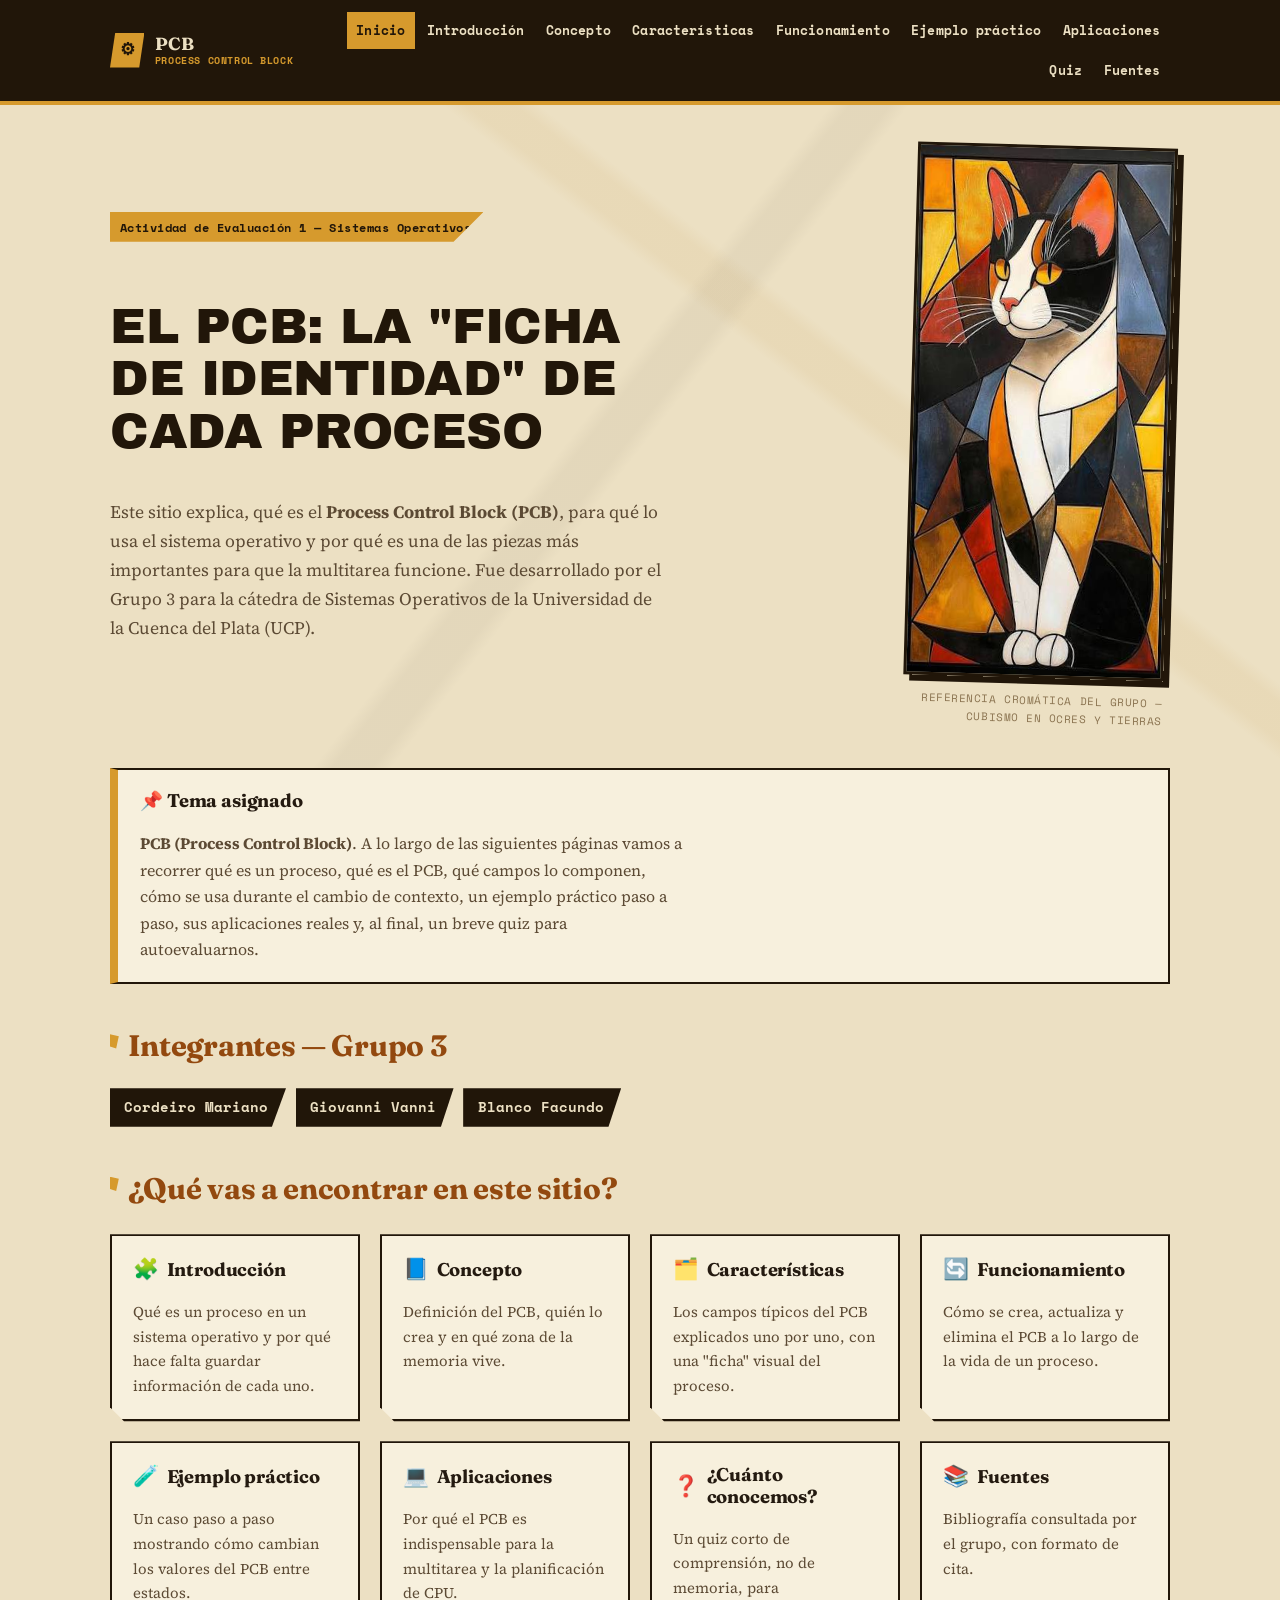
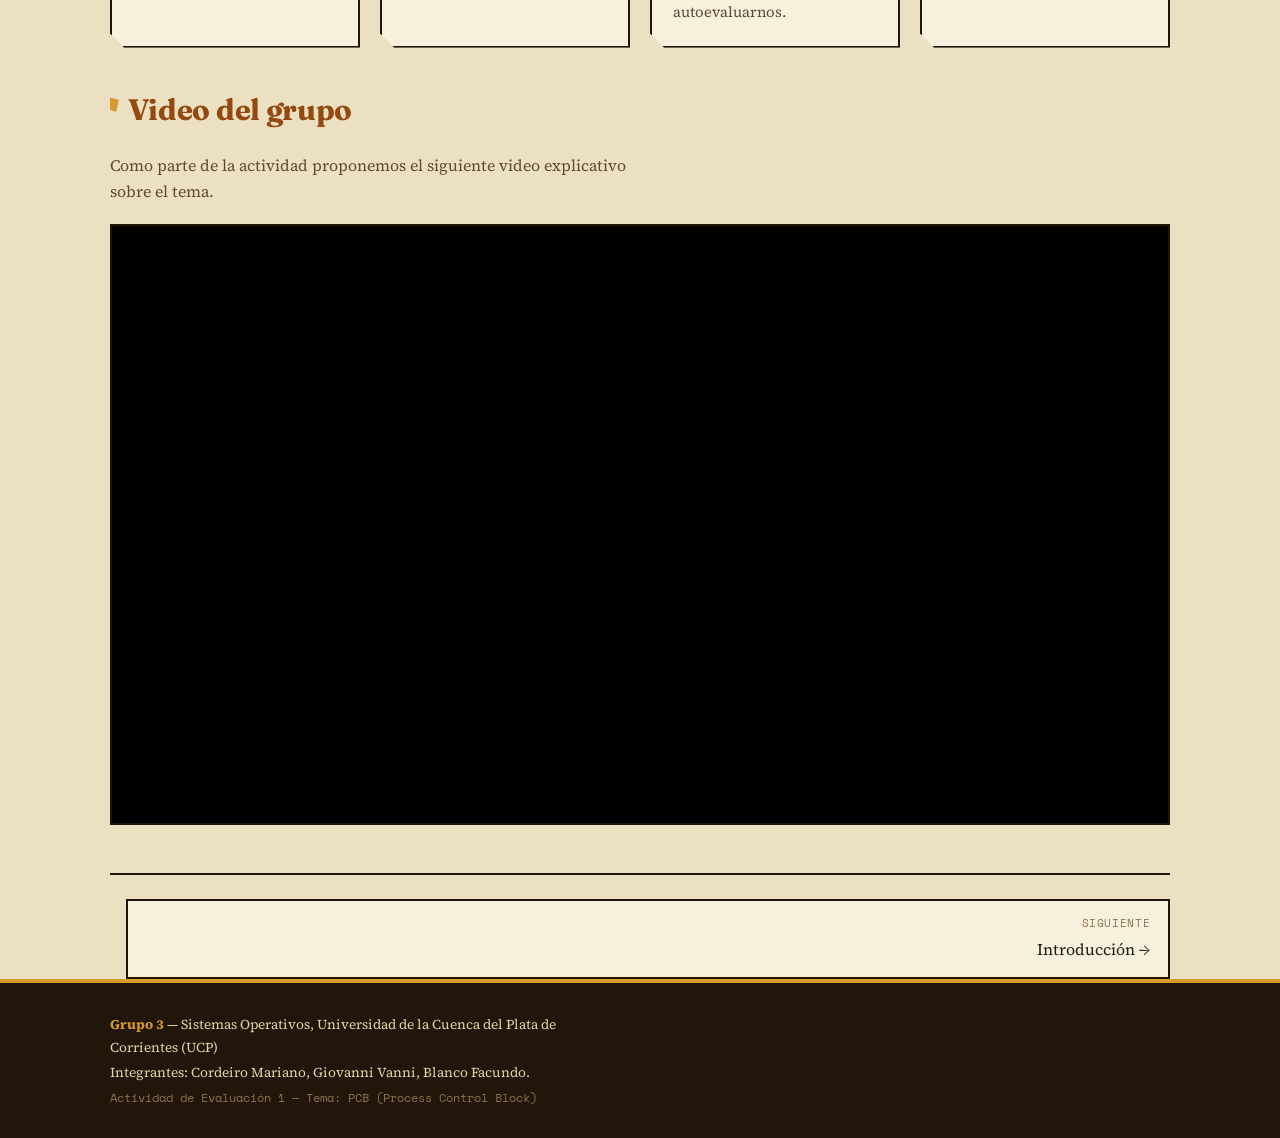
<file: index.html>
<!doctype html>
<html lang="es">
  <head>
    <meta charset="UTF-8" />
    <meta name="viewport" content="width=device-width, initial-scale=1.0" />
    <title>PCB (Process Control Block) — Grupo 3 | Sistemas Operativos</title>
    <meta
      name="description"
      content="Sitio del Grupo 3 sobre el PCB (Process Control Block) para la Actividad de Evaluación 1 de Sistemas Operativos - UCP."
    />
    <link rel="preconnect" href="https://fonts.googleapis.com" />
    <link
      rel="stylesheet"
      href="https://fonts.googleapis.com/css2?family=Archivo+Black&family=Fraunces:ital,opsz,wght@0,9..144,500;0,9..144,600;0,9..144,700;1,9..144,500&family=Source+Serif+4:opsz,wght@8..60,400;8..60,600&family=Space+Mono:wght@400;700&display=swap"
    />
    <link rel="stylesheet" href="style.css" />
  </head>
  <body>
    <header class="site-header">
      <div class="header-inner container">
        <a href="index.html" class="brand">
          <span class="brand-icon">⚙</span>
          <span class="brand-text"
            >PCB<span class="brand-sub">Process Control Block</span></span
          >
        </a>
        <button
          class="nav-toggle"
          id="navToggle"
          aria-label="Abrir menú"
          aria-expanded="false"
        >
          <span></span><span></span><span></span>
        </button>
        <nav class="site-nav" id="siteNav">
          <a href="index.html" class="active">Inicio</a>
          <a href="introduccion.html">Introducción</a>
          <a href="concepto.html">Concepto</a>
          <a href="caracteristicas.html">Características</a>
          <a href="funcionamiento.html">Funcionamiento</a>
          <a href="ejemplo-practico.html">Ejemplo práctico</a>
          <a href="aplicaciones.html">Aplicaciones</a>
          <a href="cuanto-conocemos.html">Quiz</a>
          <a href="fuentes.html">Fuentes</a>
        </nav>
      </div>
    </header>

    <main class="container">
      <section class="hero">
        <div class="hero-text">
          <span class="eyebrow"
            >Actividad de Evaluación 1 — Sistemas Operativos</span
          >
          <h1>El PCB: la "ficha de identidad" de cada proceso</h1>
          <p class="lead">
            Este sitio explica, qué es el
            <strong>Process Control Block (PCB)</strong>, para qué lo usa el
            sistema operativo y por qué es una de las piezas más importantes
            para que la multitarea funcione. Fue desarrollado por el Grupo 3
            para la cátedra de Sistemas Operativos de la Universidad de la
            Cuenca del Plata (UCP).
          </p>
        </div>
        <div class="hero-art">
          <figure>
            <img
              src="images.jpg"
              alt="Ilustración cubista de un gato compuesta por planos geométricos en ocre, marrón, negro y blanco"
              width="320"
              height="533"
            />
            <figcaption>
              Referencia cromática del grupo — cubismo en ocres y tierras
            </figcaption>
          </figure>
        </div>
      </section>

      <div class="box tip">
        <h3>📌 Tema asignado</h3>
        <p style="margin-bottom: 0">
          <strong>PCB (Process Control Block)</strong>. A lo largo de las
          siguientes páginas vamos a recorrer qué es un proceso, qué es el PCB,
          qué campos lo componen, cómo se usa durante el cambio de contexto, un
          ejemplo práctico paso a paso, sus aplicaciones reales y, al final, un
          breve quiz para autoevaluarnos.
        </p>
      </div>

      <h2>Integrantes — Grupo 3</h2>
      <ul class="team-list">
        <li>Cordeiro Mariano</li>
        <li>Giovanni Vanni</li>
        <li>Blanco Facundo</li>
      </ul>

      <h2>¿Qué vas a encontrar en este sitio?</h2>
      <div class="grid">
        <div class="card">
          <a href="introduccion.html" class="card-link">
            <h3><span class="card-icon">🧩</span> Introducción</h3>
            <p>
              Qué es un proceso en un sistema operativo y por qué hace falta
              guardar información de cada uno.
            </p>
          </a>
        </div>
        <div class="card">
          <a href="concepto.html" class="card-link">
            <h3><span class="card-icon">📘</span> Concepto</h3>
            <p>
              Definición del PCB, quién lo crea y en qué zona de la memoria
              vive.
            </p>
          </a>
        </div>
        <div class="card">
          <a href="caracteristicas.html" class="card-link">
            <h3><span class="card-icon">🗂️</span> Características</h3>
            <p>
              Los campos típicos del PCB explicados uno por uno, con una "ficha"
              visual del proceso.
            </p>
          </a>
        </div>
        <div class="card">
          <a href="funcionamiento.html" class="card-link">
            <h3><span class="card-icon">🔄</span> Funcionamiento</h3>
            <p>
              Cómo se crea, actualiza y elimina el PCB a lo largo de la vida de
              un proceso.
            </p>
          </a>
        </div>
        <div class="card">
          <a href="ejemplo-practico.html" class="card-link">
            <h3><span class="card-icon">🧪</span> Ejemplo práctico</h3>
            <p>
              Un caso paso a paso mostrando cómo cambian los valores del PCB
              entre estados.
            </p>
          </a>
        </div>
        <div class="card">
          <a href="aplicaciones.html" class="card-link">
            <h3><span class="card-icon">💻</span> Aplicaciones</h3>
            <p>
              Por qué el PCB es indispensable para la multitarea y la
              planificación de CPU.
            </p>
          </a>
        </div>
        <div class="card">
          <a href="cuanto-conocemos.html" class="card-link">
            <h3><span class="card-icon">❓</span> ¿Cuánto conocemos?</h3>
            <p>
              Un quiz corto de comprensión, no de memoria, para autoevaluarnos.
            </p>
          </a>
        </div>
        <div class="card">
          <a href="fuentes.html" class="card-link">
            <h3><span class="card-icon">📚</span> Fuentes</h3>
            <p>Bibliografía consultada por el grupo, con formato de cita.</p>
          </a>
        </div>
      </div>

      <h2>Video del grupo</h2>
      <p>
        Como parte de la actividad proponemos el siguiente video explicativo
        sobre el tema.
      </p>
      <div class="video-wrap">
        <!-- TODO: reemplazar el src por el video real del grupo subido a YouTube -->
        <iframe
          src="https://www.youtube.com/embed/piQt4MPc8Lc"
          title="Video explicativo del grupo sobre PCB (Process Control Block)"
          allowfullscreen
        >
        </iframe>
      </div>

      <div class="page-nav">
        <span></span>
        <a href="introduccion.html" class="next">
          <span class="dir">Siguiente</span>
          Introducción →
        </a>
      </div>
    </main>

    <footer class="site-footer">
      <div class="container footer-inner">
        <p>
          <strong>Grupo 3</strong> — Sistemas Operativos, Universidad de la
          Cuenca del Plata de Corrientes (UCP)
        </p>
        <p>Integrantes: Cordeiro Mariano, Giovanni Vanni, Blanco Facundo.</p>
        <p class="footer-note">
          Actividad de Evaluación 1 — Tema: PCB (Process Control Block)
        </p>
      </div>
    </footer>

    <script src="script.js"></script>
  </body>
</html>
</file>
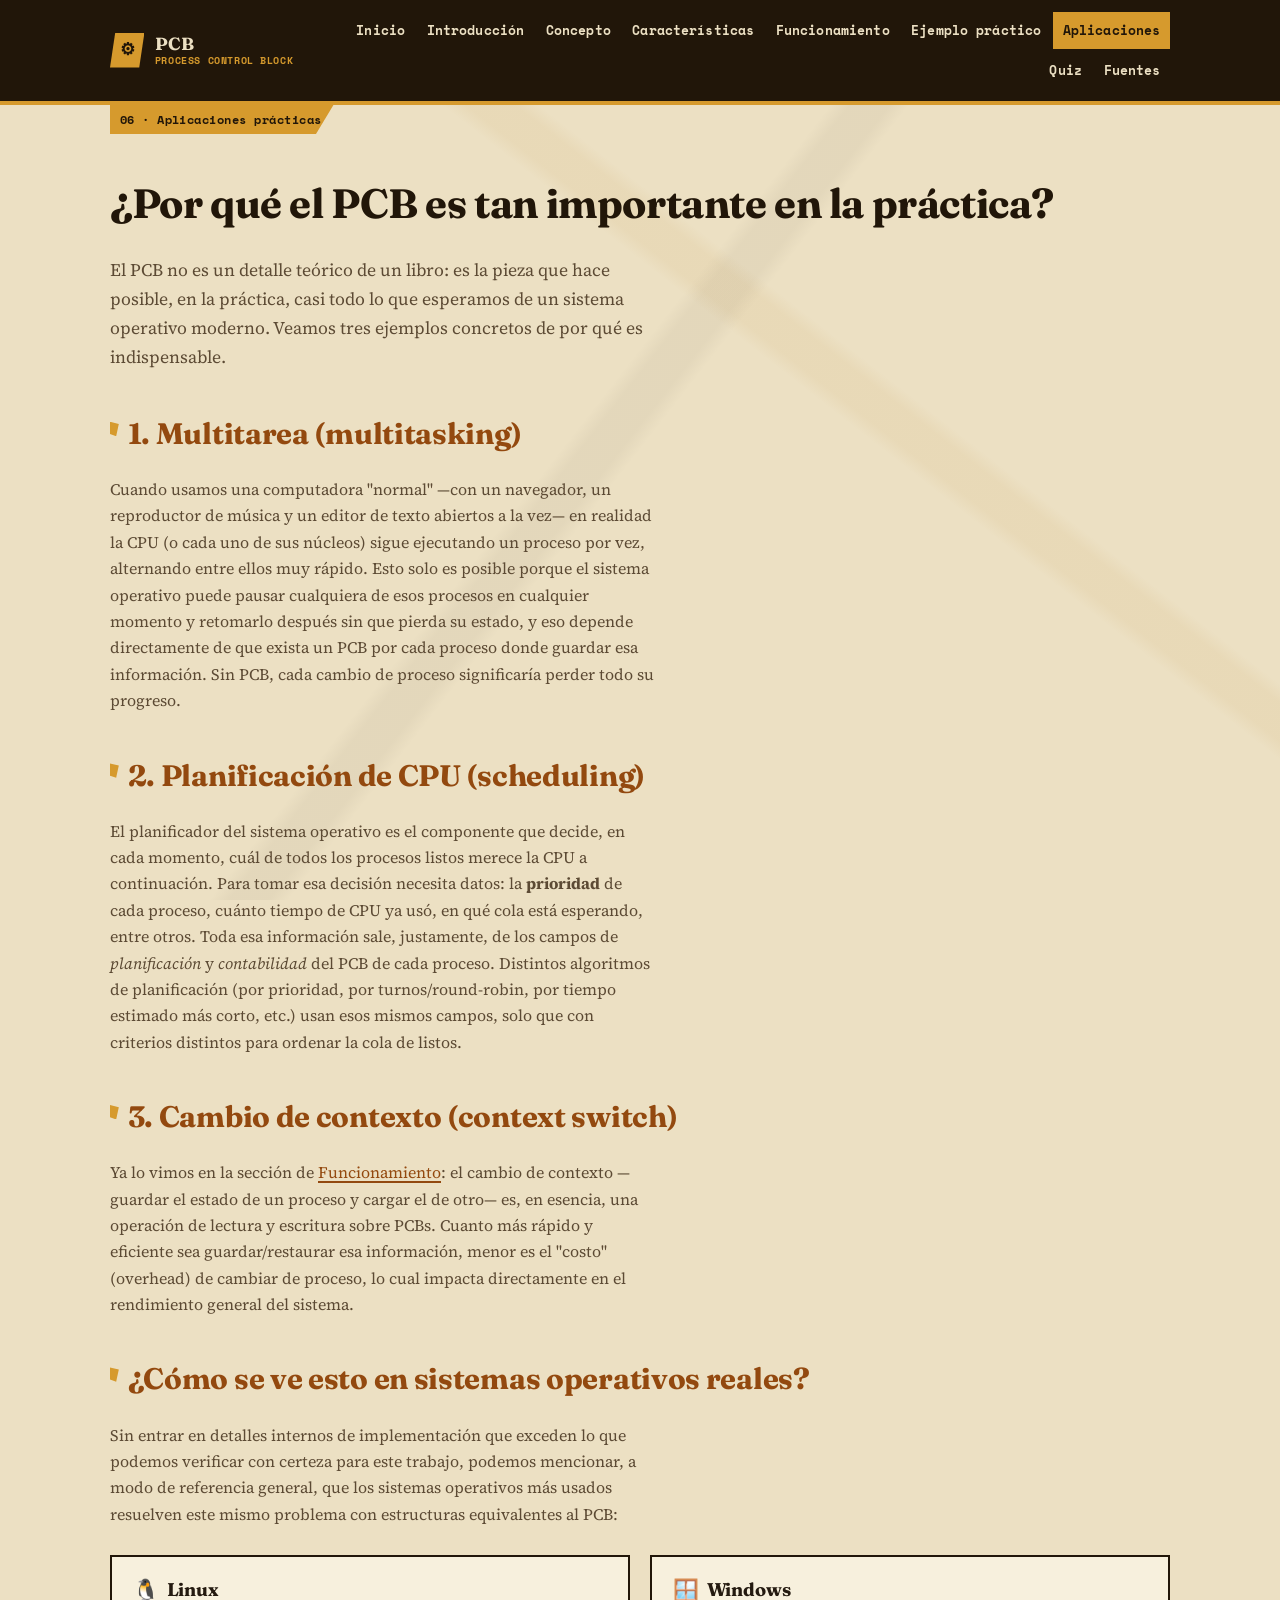
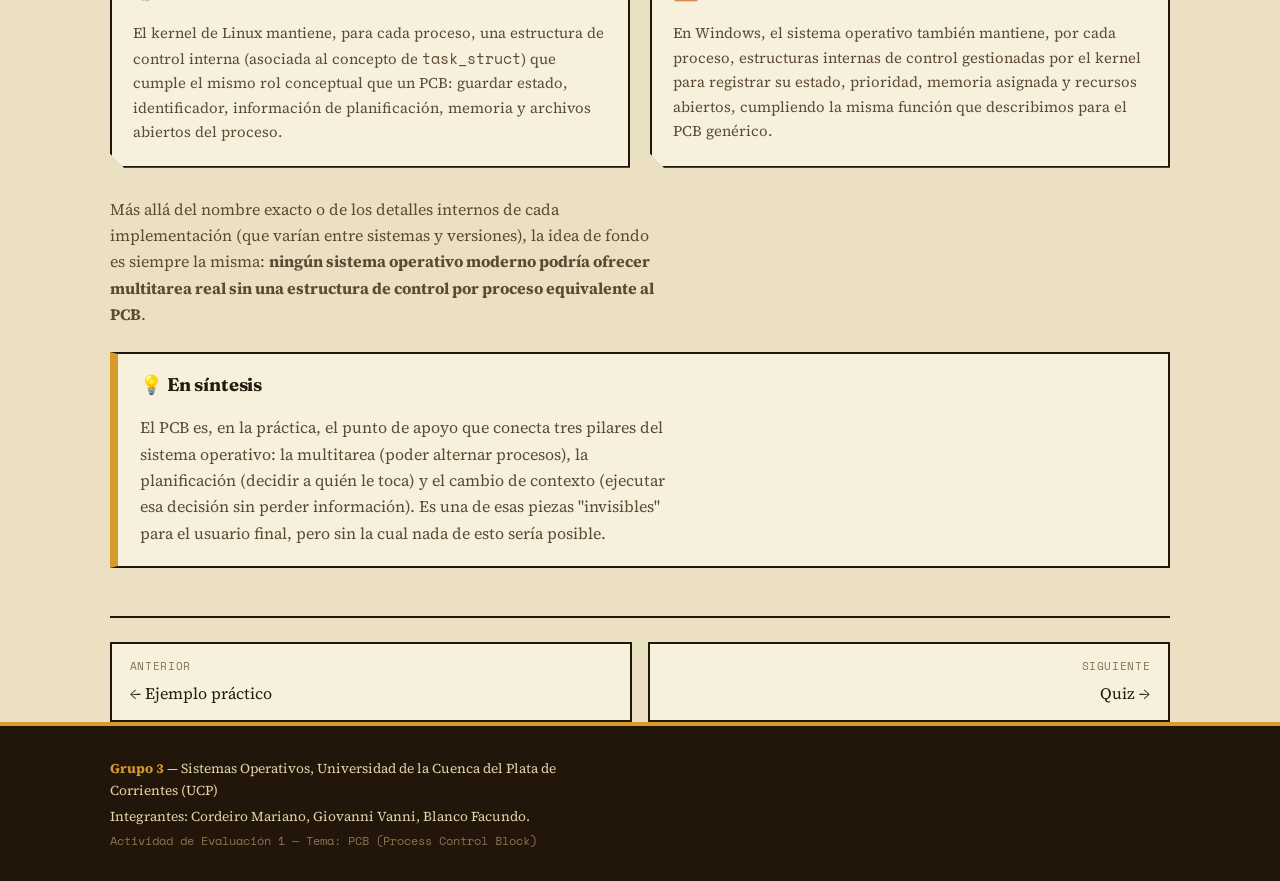
<file: aplicaciones.html>
<!doctype html>
<html lang="es">
  <head>
    <meta charset="UTF-8" />
    <meta name="viewport" content="width=device-width, initial-scale=1.0" />
    <title>Aplicaciones prácticas — PCB | Grupo 3</title>
    <meta
      name="description"
      content="Por qué el PCB es indispensable para el multitasking, la planificación de CPU y el cambio de contexto."
    />
    <link rel="preconnect" href="https://fonts.googleapis.com" />
    <link
      rel="stylesheet"
      href="https://fonts.googleapis.com/css2?family=Archivo+Black&family=Fraunces:ital,opsz,wght@0,9..144,500;0,9..144,600;0,9..144,700;1,9..144,500&family=Source+Serif+4:opsz,wght@8..60,400;8..60,600&family=Space+Mono:wght@400;700&display=swap"
    />
    <link rel="stylesheet" href="style.css" />
  </head>
  <body>
    <header class="site-header">
      <div class="header-inner container">
        <a href="index.html" class="brand">
          <span class="brand-icon">⚙</span>
          <span class="brand-text"
            >PCB<span class="brand-sub">Process Control Block</span></span
          >
        </a>
        <button
          class="nav-toggle"
          id="navToggle"
          aria-label="Abrir menú"
          aria-expanded="false"
        >
          <span></span><span></span><span></span>
        </button>
        <nav class="site-nav" id="siteNav">
          <a href="index.html">Inicio</a>
          <a href="introduccion.html">Introducción</a>
          <a href="concepto.html">Concepto</a>
          <a href="caracteristicas.html">Características</a>
          <a href="funcionamiento.html">Funcionamiento</a>
          <a href="ejemplo-practico.html">Ejemplo práctico</a>
          <a href="aplicaciones.html" class="active">Aplicaciones</a>
          <a href="cuanto-conocemos.html">Quiz</a>
          <a href="fuentes.html">Fuentes</a>
        </nav>
      </div>
    </header>

    <main class="container">
      <span class="eyebrow">06 · Aplicaciones prácticas</span>
      <h1>¿Por qué el PCB es tan importante en la práctica?</h1>
      <p class="lead">
        El PCB no es un detalle teórico de un libro: es la pieza que hace
        posible, en la práctica, casi todo lo que esperamos de un sistema
        operativo moderno. Veamos tres ejemplos concretos de por qué es
        indispensable.
      </p>

      <h2>1. Multitarea (multitasking)</h2>
      <p>
        Cuando usamos una computadora "normal" —con un navegador, un reproductor
        de música y un editor de texto abiertos a la vez— en realidad la CPU (o
        cada uno de sus núcleos) sigue ejecutando un proceso por vez, alternando
        entre ellos muy rápido. Esto solo es posible porque el sistema operativo
        puede pausar cualquiera de esos procesos en cualquier momento y
        retomarlo después sin que pierda su estado, y eso depende directamente
        de que exista un PCB por cada proceso donde guardar esa información. Sin
        PCB, cada cambio de proceso significaría perder todo su progreso.
      </p>

      <h2>2. Planificación de CPU (scheduling)</h2>
      <p>
        El planificador del sistema operativo es el componente que decide, en
        cada momento, cuál de todos los procesos listos merece la CPU a
        continuación. Para tomar esa decisión necesita datos: la
        <strong>prioridad</strong> de cada proceso, cuánto tiempo de CPU ya usó,
        en qué cola está esperando, entre otros. Toda esa información sale,
        justamente, de los campos de <em>planificación</em> y
        <em>contabilidad</em> del PCB de cada proceso. Distintos algoritmos de
        planificación (por prioridad, por turnos/round-robin, por tiempo
        estimado más corto, etc.) usan esos mismos campos, solo que con
        criterios distintos para ordenar la cola de listos.
      </p>

      <h2>3. Cambio de contexto (context switch)</h2>
      <p>
        Ya lo vimos en la sección de
        <a href="funcionamiento.html">Funcionamiento</a>: el cambio de contexto
        —guardar el estado de un proceso y cargar el de otro— es, en esencia,
        una operación de lectura y escritura sobre PCBs. Cuanto más rápido y
        eficiente sea guardar/restaurar esa información, menor es el "costo"
        (overhead) de cambiar de proceso, lo cual impacta directamente en el
        rendimiento general del sistema.
      </p>

      <h2>¿Cómo se ve esto en sistemas operativos reales?</h2>
      <p>
        Sin entrar en detalles internos de implementación que exceden lo que
        podemos verificar con certeza para este trabajo, podemos mencionar, a
        modo de referencia general, que los sistemas operativos más usados
        resuelven este mismo problema con estructuras equivalentes al PCB:
      </p>
      <div class="grid">
        <div class="card">
          <h3><span class="card-icon">🐧</span> Linux</h3>
          <p>
            El kernel de Linux mantiene, para cada proceso, una estructura de
            control interna (asociada al concepto de <code>task_struct</code>)
            que cumple el mismo rol conceptual que un PCB: guardar estado,
            identificador, información de planificación, memoria y archivos
            abiertos del proceso.
          </p>
        </div>
        <div class="card">
          <h3><span class="card-icon">🪟</span> Windows</h3>
          <p>
            En Windows, el sistema operativo también mantiene, por cada proceso,
            estructuras internas de control gestionadas por el kernel para
            registrar su estado, prioridad, memoria asignada y recursos
            abiertos, cumpliendo la misma función que describimos para el PCB
            genérico.
          </p>
        </div>
      </div>
      <p>
        Más allá del nombre exacto o de los detalles internos de cada
        implementación (que varían entre sistemas y versiones), la idea de fondo
        es siempre la misma:
        <strong
          >ningún sistema operativo moderno podría ofrecer multitarea real sin
          una estructura de control por proceso equivalente al PCB</strong
        >.
      </p>

      <div class="box tip">
        <h3>💡 En síntesis</h3>
        <p style="margin-bottom: 0">
          El PCB es, en la práctica, el punto de apoyo que conecta tres pilares
          del sistema operativo: la multitarea (poder alternar procesos), la
          planificación (decidir a quién le toca) y el cambio de contexto
          (ejecutar esa decisión sin perder información). Es una de esas piezas
          "invisibles" para el usuario final, pero sin la cual nada de esto
          sería posible.
        </p>
      </div>

      <div class="page-nav">
        <a href="ejemplo-practico.html">
          <span class="dir">Anterior</span>
          ← Ejemplo práctico
        </a>
        <a href="cuanto-conocemos.html" class="next">
          <span class="dir">Siguiente</span>
          Quiz →
        </a>
      </div>
    </main>

    <footer class="site-footer">
      <div class="container footer-inner">
        <p>
          <strong>Grupo 3</strong> — Sistemas Operativos, Universidad de la
          Cuenca del Plata de Corrientes (UCP)
        </p>
        <p>Integrantes: Cordeiro Mariano, Giovanni Vanni, Blanco Facundo.</p>
        <p class="footer-note">
          Actividad de Evaluación 1 — Tema: PCB (Process Control Block)
        </p>
      </div>
    </footer>

    <script src="script.js"></script>
  </body>
</html>
</file>
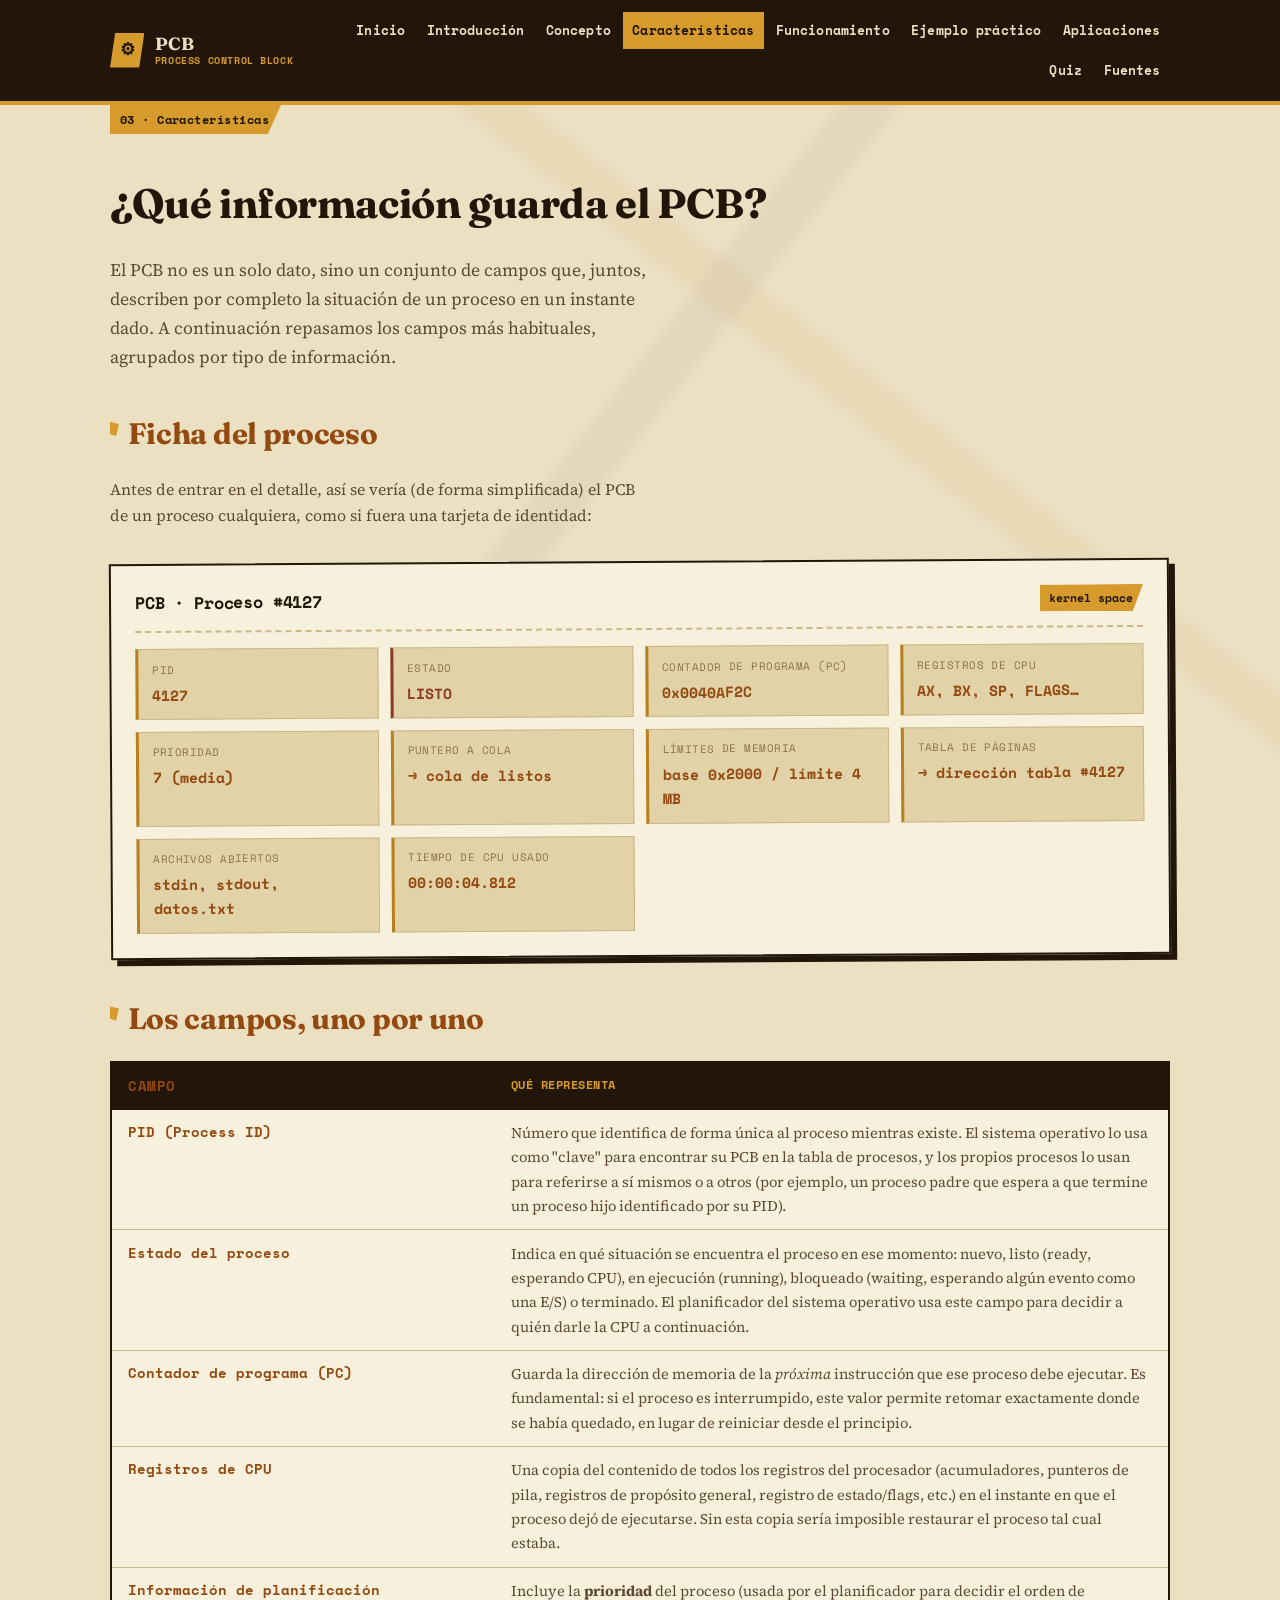
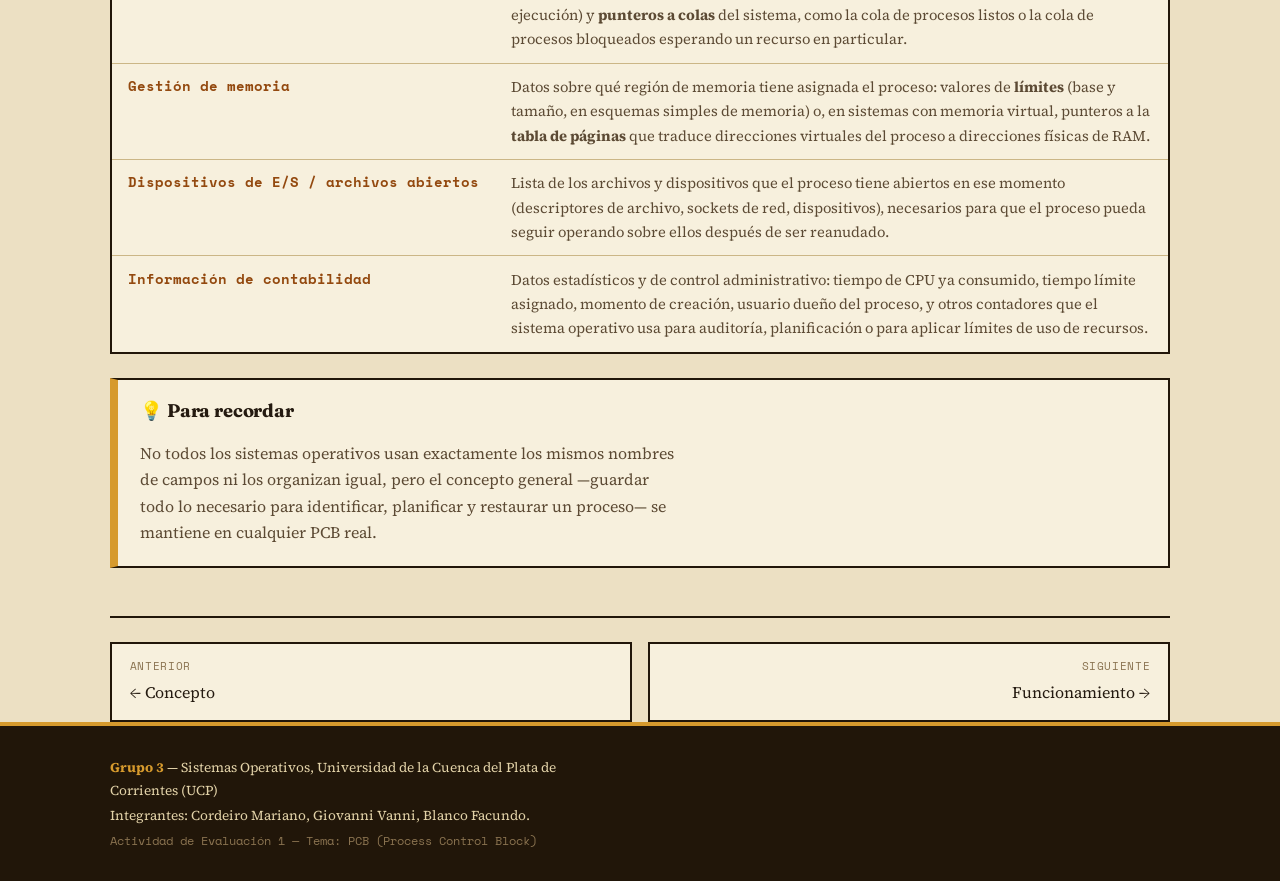
<file: caracteristicas.html>
<!doctype html>
<html lang="es">
  <head>
    <meta charset="UTF-8" />
    <meta name="viewport" content="width=device-width, initial-scale=1.0" />
    <title>Características — PCB | Grupo 3</title>
    <meta
      name="description"
      content="Campos típicos del PCB: PID, estado, PC, registros, planificación, memoria, E/S y contabilidad."
    />
    <link rel="preconnect" href="https://fonts.googleapis.com" />
    <link
      rel="stylesheet"
      href="https://fonts.googleapis.com/css2?family=Archivo+Black&family=Fraunces:ital,opsz,wght@0,9..144,500;0,9..144,600;0,9..144,700;1,9..144,500&family=Source+Serif+4:opsz,wght@8..60,400;8..60,600&family=Space+Mono:wght@400;700&display=swap"
    />
    <link rel="stylesheet" href="style.css" />
  </head>
  <body>
    <header class="site-header">
      <div class="header-inner container">
        <a href="index.html" class="brand">
          <span class="brand-icon">⚙</span>
          <span class="brand-text"
            >PCB<span class="brand-sub">Process Control Block</span></span
          >
        </a>
        <button
          class="nav-toggle"
          id="navToggle"
          aria-label="Abrir menú"
          aria-expanded="false"
        >
          <span></span><span></span><span></span>
        </button>
        <nav class="site-nav" id="siteNav">
          <a href="index.html">Inicio</a>
          <a href="introduccion.html">Introducción</a>
          <a href="concepto.html">Concepto</a>
          <a href="caracteristicas.html" class="active">Características</a>
          <a href="funcionamiento.html">Funcionamiento</a>
          <a href="ejemplo-practico.html">Ejemplo práctico</a>
          <a href="aplicaciones.html">Aplicaciones</a>
          <a href="cuanto-conocemos.html">Quiz</a>
          <a href="fuentes.html">Fuentes</a>
        </nav>
      </div>
    </header>

    <main class="container">
      <span class="eyebrow">03 · Características</span>
      <h1>¿Qué información guarda el PCB?</h1>
      <p class="lead">
        El PCB no es un solo dato, sino un conjunto de campos que, juntos,
        describen por completo la situación de un proceso en un instante dado. A
        continuación repasamos los campos más habituales, agrupados por tipo de
        información.
      </p>

      <h2>Ficha del proceso</h2>
      <p>
        Antes de entrar en el detalle, así se vería (de forma simplificada) el
        PCB de un proceso cualquiera, como si fuera una tarjeta de identidad:
      </p>

      <div class="pcb-card">
        <div class="pcb-card-header">
          <h3>PCB · Proceso #4127</h3>
          <span class="tag">kernel space</span>
        </div>
        <div class="pcb-fields">
          <div class="pcb-field">
            <span class="k">PID</span>
            <span class="v">4127</span>
          </div>
          <div class="pcb-field state">
            <span class="k">Estado</span>
            <span class="v">LISTO</span>
          </div>
          <div class="pcb-field">
            <span class="k">Contador de programa (PC)</span>
            <span class="v">0x0040AF2C</span>
          </div>
          <div class="pcb-field">
            <span class="k">Registros de CPU</span>
            <span class="v">AX, BX, SP, FLAGS…</span>
          </div>
          <div class="pcb-field">
            <span class="k">Prioridad</span>
            <span class="v">7 (media)</span>
          </div>
          <div class="pcb-field">
            <span class="k">Puntero a cola</span>
            <span class="v">→ cola de listos</span>
          </div>
          <div class="pcb-field">
            <span class="k">Límites de memoria</span>
            <span class="v">base 0x2000 / límite 4 MB</span>
          </div>
          <div class="pcb-field">
            <span class="k">Tabla de páginas</span>
            <span class="v">→ dirección tabla #4127</span>
          </div>
          <div class="pcb-field">
            <span class="k">Archivos abiertos</span>
            <span class="v">stdin, stdout, datos.txt</span>
          </div>
          <div class="pcb-field">
            <span class="k">Tiempo de CPU usado</span>
            <span class="v">00:00:04.812</span>
          </div>
        </div>
      </div>

      <h2>Los campos, uno por uno</h2>
      <div class="table-wrap">
        <table>
          <thead>
            <tr>
              <th class="field-name">Campo</th>
              <th>Qué representa</th>
            </tr>
          </thead>
          <tbody>
            <tr>
              <td class="field-name">PID (Process ID)</td>
              <td>
                Número que identifica de forma única al proceso mientras existe.
                El sistema operativo lo usa como "clave" para encontrar su PCB
                en la tabla de procesos, y los propios procesos lo usan para
                referirse a sí mismos o a otros (por ejemplo, un proceso padre
                que espera a que termine un proceso hijo identificado por su
                PID).
              </td>
            </tr>
            <tr>
              <td class="field-name">Estado del proceso</td>
              <td>
                Indica en qué situación se encuentra el proceso en ese momento:
                nuevo, listo (ready, esperando CPU), en ejecución (running),
                bloqueado (waiting, esperando algún evento como una E/S) o
                terminado. El planificador del sistema operativo usa este campo
                para decidir a quién darle la CPU a continuación.
              </td>
            </tr>
            <tr>
              <td class="field-name">Contador de programa (PC)</td>
              <td>
                Guarda la dirección de memoria de la
                <em>próxima</em> instrucción que ese proceso debe ejecutar. Es
                fundamental: si el proceso es interrumpido, este valor permite
                retomar exactamente donde se había quedado, en lugar de
                reiniciar desde el principio.
              </td>
            </tr>
            <tr>
              <td class="field-name">Registros de CPU</td>
              <td>
                Una copia del contenido de todos los registros del procesador
                (acumuladores, punteros de pila, registros de propósito general,
                registro de estado/flags, etc.) en el instante en que el proceso
                dejó de ejecutarse. Sin esta copia sería imposible restaurar el
                proceso tal cual estaba.
              </td>
            </tr>
            <tr>
              <td class="field-name">Información de planificación</td>
              <td>
                Incluye la <strong>prioridad</strong> del proceso (usada por el
                planificador para decidir el orden de ejecución) y
                <strong>punteros a colas</strong> del sistema, como la cola de
                procesos listos o la cola de procesos bloqueados esperando un
                recurso en particular.
              </td>
            </tr>
            <tr>
              <td class="field-name">Gestión de memoria</td>
              <td>
                Datos sobre qué región de memoria tiene asignada el proceso:
                valores de <strong>límites</strong> (base y tamaño, en esquemas
                simples de memoria) o, en sistemas con memoria virtual, punteros
                a la <strong>tabla de páginas</strong> que traduce direcciones
                virtuales del proceso a direcciones físicas de RAM.
              </td>
            </tr>
            <tr>
              <td class="field-name">
                Dispositivos de E/S / archivos abiertos
              </td>
              <td>
                Lista de los archivos y dispositivos que el proceso tiene
                abiertos en ese momento (descriptores de archivo, sockets de
                red, dispositivos), necesarios para que el proceso pueda seguir
                operando sobre ellos después de ser reanudado.
              </td>
            </tr>
            <tr>
              <td class="field-name">Información de contabilidad</td>
              <td>
                Datos estadísticos y de control administrativo: tiempo de CPU ya
                consumido, tiempo límite asignado, momento de creación, usuario
                dueño del proceso, y otros contadores que el sistema operativo
                usa para auditoría, planificación o para aplicar límites de uso
                de recursos.
              </td>
            </tr>
          </tbody>
        </table>
      </div>

      <div class="box tip">
        <h3>💡 Para recordar</h3>
        <p style="margin-bottom: 0">
          No todos los sistemas operativos usan exactamente los mismos nombres
          de campos ni los organizan igual, pero el concepto general —guardar
          todo lo necesario para identificar, planificar y restaurar un proceso—
          se mantiene en cualquier PCB real.
        </p>
      </div>

      <div class="page-nav">
        <a href="concepto.html">
          <span class="dir">Anterior</span>
          ← Concepto
        </a>
        <a href="funcionamiento.html" class="next">
          <span class="dir">Siguiente</span>
          Funcionamiento →
        </a>
      </div>
    </main>

    <footer class="site-footer">
      <div class="container footer-inner">
        <p>
          <strong>Grupo 3</strong> — Sistemas Operativos, Universidad de la
          Cuenca del Plata de Corrientes (UCP)
        </p>
        <p>Integrantes: Cordeiro Mariano, Giovanni Vanni, Blanco Facundo.</p>
        <p class="footer-note">
          Actividad de Evaluación 1 — Tema: PCB (Process Control Block)
        </p>
      </div>
    </footer>

    <script src="script.js"></script>
  </body>
</html>
</file>
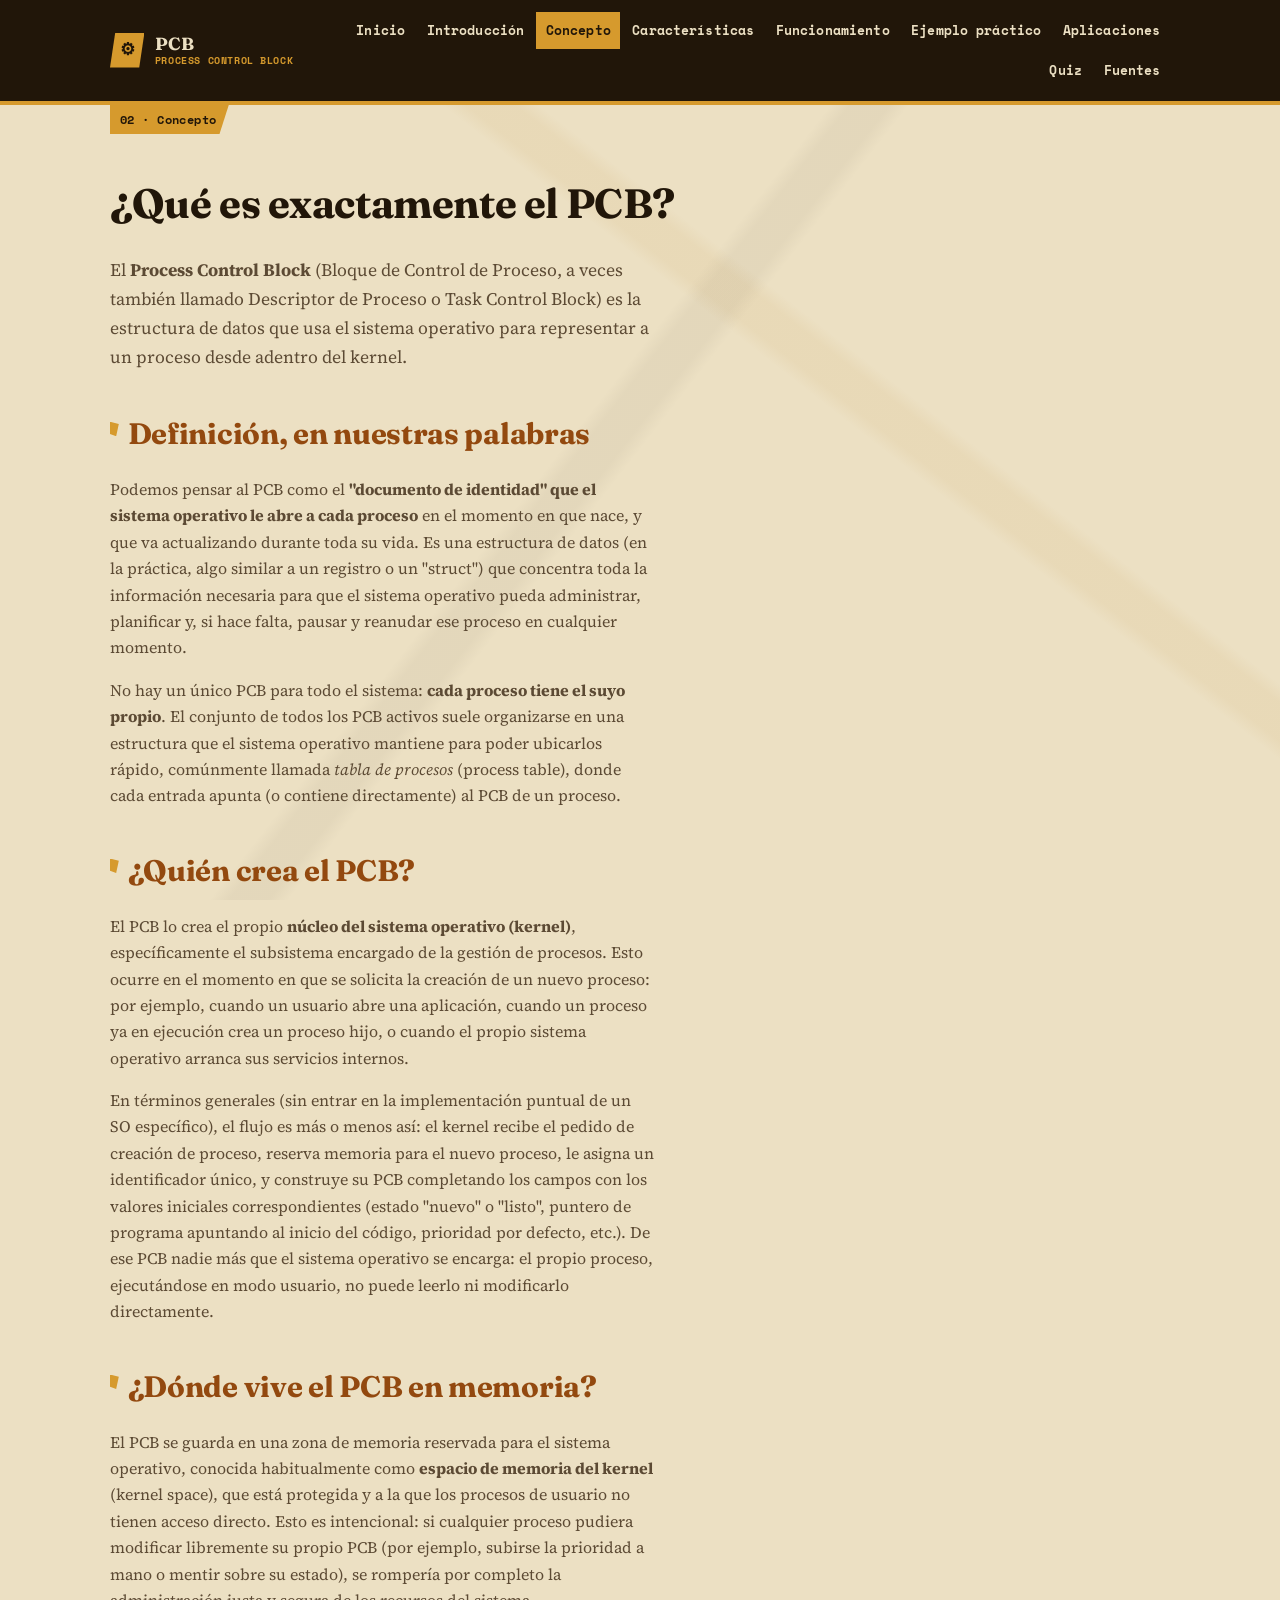
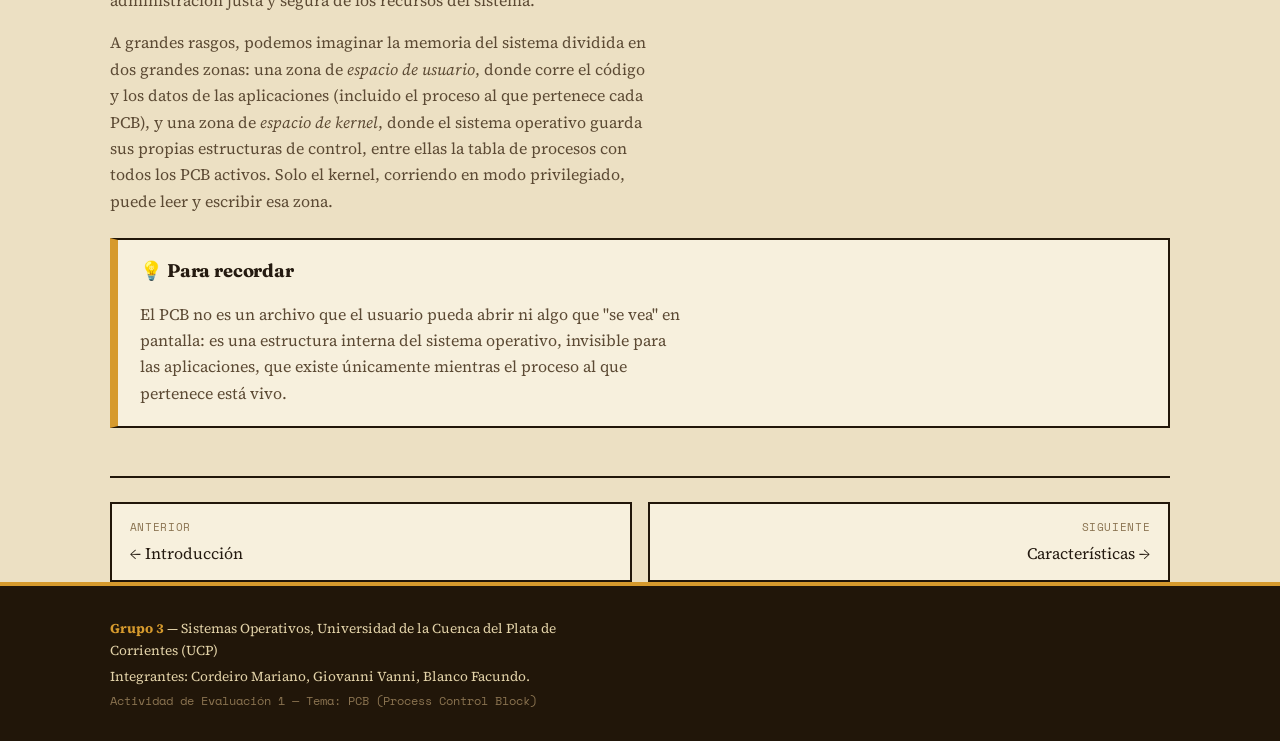
<file: concepto.html>
<!doctype html>
<html lang="es">
  <head>
    <meta charset="UTF-8" />
    <meta name="viewport" content="width=device-width, initial-scale=1.0" />
    <title>Concepto — PCB | Grupo 3</title>
    <meta
      name="description"
      content="Qué es el PCB, quién lo crea y dónde vive en memoria."
    />
    <link rel="preconnect" href="https://fonts.googleapis.com" />
    <link
      rel="stylesheet"
      href="https://fonts.googleapis.com/css2?family=Archivo+Black&family=Fraunces:ital,opsz,wght@0,9..144,500;0,9..144,600;0,9..144,700;1,9..144,500&family=Source+Serif+4:opsz,wght@8..60,400;8..60,600&family=Space+Mono:wght@400;700&display=swap"
    />
    <link rel="stylesheet" href="style.css" />
  </head>
  <body>
    <header class="site-header">
      <div class="header-inner container">
        <a href="index.html" class="brand">
          <span class="brand-icon">⚙</span>
          <span class="brand-text"
            >PCB<span class="brand-sub">Process Control Block</span></span
          >
        </a>
        <button
          class="nav-toggle"
          id="navToggle"
          aria-label="Abrir menú"
          aria-expanded="false"
        >
          <span></span><span></span><span></span>
        </button>
        <nav class="site-nav" id="siteNav">
          <a href="index.html">Inicio</a>
          <a href="introduccion.html">Introducción</a>
          <a href="concepto.html" class="active">Concepto</a>
          <a href="caracteristicas.html">Características</a>
          <a href="funcionamiento.html">Funcionamiento</a>
          <a href="ejemplo-practico.html">Ejemplo práctico</a>
          <a href="aplicaciones.html">Aplicaciones</a>
          <a href="cuanto-conocemos.html">Quiz</a>
          <a href="fuentes.html">Fuentes</a>
        </nav>
      </div>
    </header>

    <main class="container">
      <span class="eyebrow">02 · Concepto</span>
      <h1>¿Qué es exactamente el PCB?</h1>
      <p class="lead">
        El <strong>Process Control Block</strong> (Bloque de Control de Proceso,
        a veces también llamado Descriptor de Proceso o Task Control Block) es
        la estructura de datos que usa el sistema operativo para representar a
        un proceso desde adentro del kernel.
      </p>

      <h2>Definición, en nuestras palabras</h2>
      <p>
        Podemos pensar al PCB como el
        <strong
          >"documento de identidad" que el sistema operativo le abre a cada
          proceso</strong
        >
        en el momento en que nace, y que va actualizando durante toda su vida.
        Es una estructura de datos (en la práctica, algo similar a un registro o
        un "struct") que concentra toda la información necesaria para que el
        sistema operativo pueda administrar, planificar y, si hace falta, pausar
        y reanudar ese proceso en cualquier momento.
      </p>
      <p>
        No hay un único PCB para todo el sistema:
        <strong>cada proceso tiene el suyo propio</strong>. El conjunto de todos
        los PCB activos suele organizarse en una estructura que el sistema
        operativo mantiene para poder ubicarlos rápido, comúnmente llamada
        <em>tabla de procesos</em>
        (process table), donde cada entrada apunta (o contiene directamente) al
        PCB de un proceso.
      </p>

      <h2>¿Quién crea el PCB?</h2>
      <p>
        El PCB lo crea el propio
        <strong>núcleo del sistema operativo (kernel)</strong>, específicamente
        el subsistema encargado de la gestión de procesos. Esto ocurre en el
        momento en que se solicita la creación de un nuevo proceso: por ejemplo,
        cuando un usuario abre una aplicación, cuando un proceso ya en ejecución
        crea un proceso hijo, o cuando el propio sistema operativo arranca sus
        servicios internos.
      </p>
      <p>
        En términos generales (sin entrar en la implementación puntual de un SO
        específico), el flujo es más o menos así: el kernel recibe el pedido de
        creación de proceso, reserva memoria para el nuevo proceso, le asigna un
        identificador único, y construye su PCB completando los campos con los
        valores iniciales correspondientes (estado "nuevo" o "listo", puntero de
        programa apuntando al inicio del código, prioridad por defecto, etc.).
        De ese PCB nadie más que el sistema operativo se encarga: el propio
        proceso, ejecutándose en modo usuario, no puede leerlo ni modificarlo
        directamente.
      </p>

      <h2>¿Dónde vive el PCB en memoria?</h2>
      <p>
        El PCB se guarda en una zona de memoria reservada para el sistema
        operativo, conocida habitualmente como
        <strong>espacio de memoria del kernel</strong> (kernel space), que está
        protegida y a la que los procesos de usuario no tienen acceso directo.
        Esto es intencional: si cualquier proceso pudiera modificar libremente
        su propio PCB (por ejemplo, subirse la prioridad a mano o mentir sobre
        su estado), se rompería por completo la administración justa y segura de
        los recursos del sistema.
      </p>
      <p>
        A grandes rasgos, podemos imaginar la memoria del sistema dividida en
        dos grandes zonas: una zona de <em>espacio de usuario</em>, donde corre
        el código y los datos de las aplicaciones (incluido el proceso al que
        pertenece cada PCB), y una zona de <em>espacio de kernel</em>, donde el
        sistema operativo guarda sus propias estructuras de control, entre ellas
        la tabla de procesos con todos los PCB activos. Solo el kernel,
        corriendo en modo privilegiado, puede leer y escribir esa zona.
      </p>

      <div class="box tip">
        <h3>💡 Para recordar</h3>
        <p style="margin-bottom: 0">
          El PCB no es un archivo que el usuario pueda abrir ni algo que "se
          vea" en pantalla: es una estructura interna del sistema operativo,
          invisible para las aplicaciones, que existe únicamente mientras el
          proceso al que pertenece está vivo.
        </p>
      </div>

      <div class="page-nav">
        <a href="introduccion.html">
          <span class="dir">Anterior</span>
          ← Introducción
        </a>
        <a href="caracteristicas.html" class="next">
          <span class="dir">Siguiente</span>
          Características →
        </a>
      </div>
    </main>

    <footer class="site-footer">
      <div class="container footer-inner">
        <p>
          <strong>Grupo 3</strong> — Sistemas Operativos, Universidad de la
          Cuenca del Plata de Corrientes (UCP)
        </p>
        <p>Integrantes: Cordeiro Mariano, Giovanni Vanni, Blanco Facundo.</p>
        <p class="footer-note">
          Actividad de Evaluación 1 — Tema: PCB (Process Control Block)
        </p>
      </div>
    </footer>

    <script src="script.js"></script>
  </body>
</html>
</file>
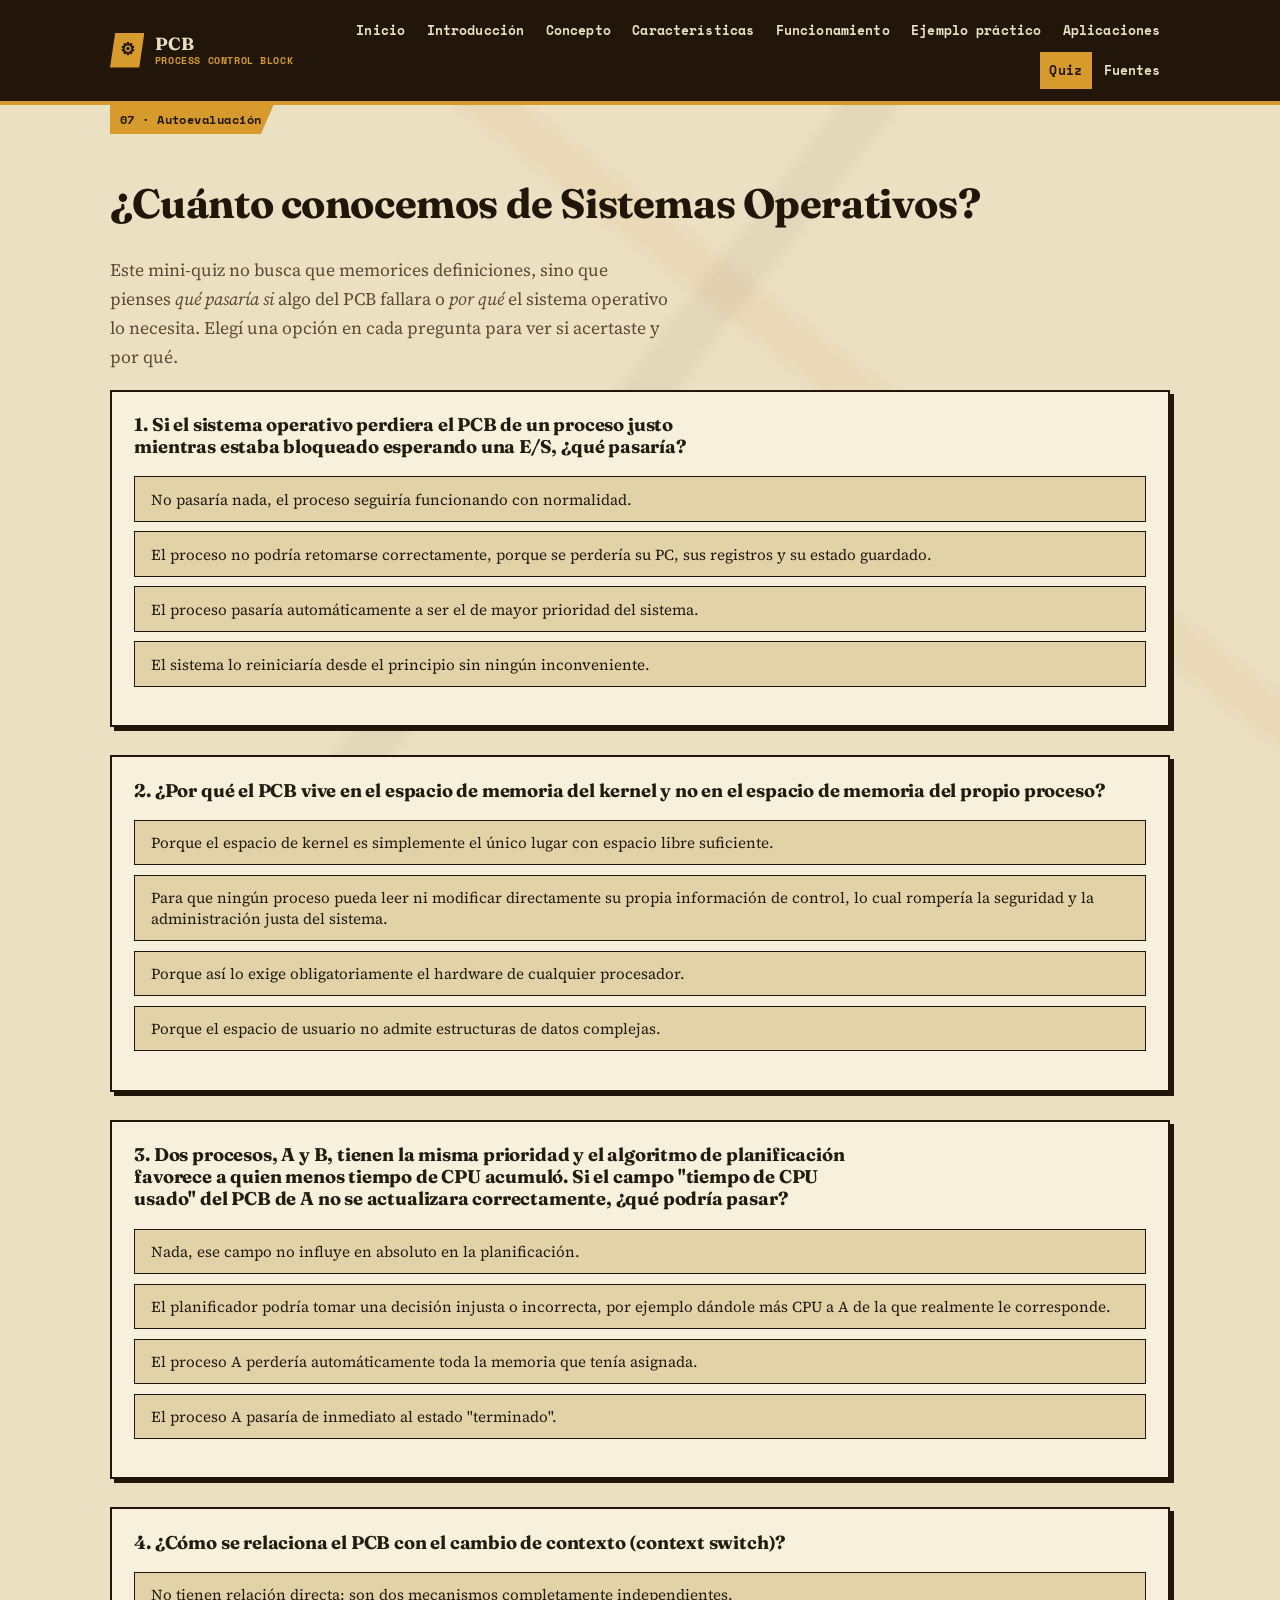
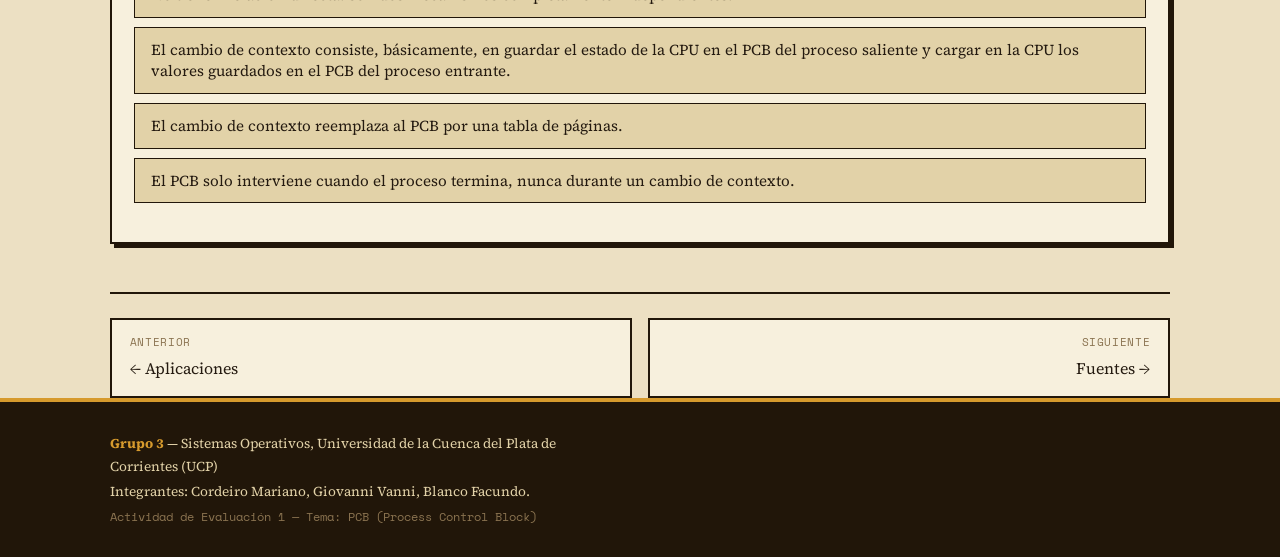
<file: cuanto-conocemos.html>
<!doctype html>
<html lang="es">
  <head>
    <meta charset="UTF-8" />
    <meta name="viewport" content="width=device-width, initial-scale=1.0" />
    <title>¿Cuánto conocemos? — PCB | Grupo 3</title>
    <meta
      name="description"
      content="Quiz interactivo de comprensión sobre el PCB (Process Control Block)."
    />
    <link rel="preconnect" href="https://fonts.googleapis.com" />
    <link
      rel="stylesheet"
      href="https://fonts.googleapis.com/css2?family=Archivo+Black&family=Fraunces:ital,opsz,wght@0,9..144,500;0,9..144,600;0,9..144,700;1,9..144,500&family=Source+Serif+4:opsz,wght@8..60,400;8..60,600&family=Space+Mono:wght@400;700&display=swap"
    />
    <link rel="stylesheet" href="style.css" />
  </head>
  <body>
    <header class="site-header">
      <div class="header-inner container">
        <a href="index.html" class="brand">
          <span class="brand-icon">⚙</span>
          <span class="brand-text"
            >PCB<span class="brand-sub">Process Control Block</span></span
          >
        </a>
        <button
          class="nav-toggle"
          id="navToggle"
          aria-label="Abrir menú"
          aria-expanded="false"
        >
          <span></span><span></span><span></span>
        </button>
        <nav class="site-nav" id="siteNav">
          <a href="index.html">Inicio</a>
          <a href="introduccion.html">Introducción</a>
          <a href="concepto.html">Concepto</a>
          <a href="caracteristicas.html">Características</a>
          <a href="funcionamiento.html">Funcionamiento</a>
          <a href="ejemplo-practico.html">Ejemplo práctico</a>
          <a href="aplicaciones.html">Aplicaciones</a>
          <a href="cuanto-conocemos.html" class="active">Quiz</a>
          <a href="fuentes.html">Fuentes</a>
        </nav>
      </div>
    </header>

    <main class="container">
      <span class="eyebrow">07 · Autoevaluación</span>
      <h1>¿Cuánto conocemos de Sistemas Operativos?</h1>
      <p class="lead">
        Este mini-quiz no busca que memorices definiciones, sino que pienses
        <em>qué pasaría si</em> algo del PCB fallara o <em>por qué</em> el
        sistema operativo lo necesita. Elegí una opción en cada pregunta para
        ver si acertaste y por qué.
      </p>

      <div id="quiz">
        <div class="quiz-question">
          <h3>
            1. Si el sistema operativo perdiera el PCB de un proceso justo
            mientras estaba bloqueado esperando una E/S, ¿qué pasaría?
          </h3>
          <ul class="quiz-options">
            <li>
              <button class="quiz-option" data-correct="false">
                No pasaría nada, el proceso seguiría funcionando con normalidad.
              </button>
            </li>
            <li>
              <button class="quiz-option" data-correct="true">
                El proceso no podría retomarse correctamente, porque se perdería
                su PC, sus registros y su estado guardado.
              </button>
            </li>
            <li>
              <button class="quiz-option" data-correct="false">
                El proceso pasaría automáticamente a ser el de mayor prioridad
                del sistema.
              </button>
            </li>
            <li>
              <button class="quiz-option" data-correct="false">
                El sistema lo reiniciaría desde el principio sin ningún
                inconveniente.
              </button>
            </li>
          </ul>
          <p
            class="quiz-feedback"
            data-correct-msg="El PCB es la única copia que tiene el sistema operativo del estado exacto del proceso (PC, registros, memoria, etc.). Si se pierde, no hay forma de reconstruir dónde estaba ese proceso, y su ejecución quedaría corrupta o directamente perdida."
            data-incorrect-msg="El PCB es la única copia que tiene el sistema operativo del estado exacto del proceso (PC, registros, memoria, etc.). Si se pierde, no hay forma de reconstruir dónde estaba ese proceso: no seguiría 'con normalidad', no sube de prioridad solo, y 'reiniciar sin problema' ignora que se perdería todo el progreso previo."
          ></p>
        </div>

        <div class="quiz-question">
          <h3>
            2. ¿Por qué el PCB vive en el espacio de memoria del kernel y no en
            el espacio de memoria del propio proceso?
          </h3>
          <ul class="quiz-options">
            <li>
              <button class="quiz-option" data-correct="false">
                Porque el espacio de kernel es simplemente el único lugar con
                espacio libre suficiente.
              </button>
            </li>
            <li>
              <button class="quiz-option" data-correct="true">
                Para que ningún proceso pueda leer ni modificar directamente su
                propia información de control, lo cual rompería la seguridad y
                la administración justa del sistema.
              </button>
            </li>
            <li>
              <button class="quiz-option" data-correct="false">
                Porque así lo exige obligatoriamente el hardware de cualquier
                procesador.
              </button>
            </li>
            <li>
              <button class="quiz-option" data-correct="false">
                Porque el espacio de usuario no admite estructuras de datos
                complejas.
              </button>
            </li>
          </ul>
          <p
            class="quiz-feedback"
            data-correct-msg="Si un proceso pudiera editar su propio PCB, podría, por ejemplo, subirse la prioridad a mano, mentir sobre su estado o alterar sus límites de memoria, saltándose todo el control del sistema operativo. Por eso el PCB está protegido en espacio de kernel."
            data-incorrect-msg="No es un tema de espacio libre ni una obligación 'de hardware': la razón de fondo es de seguridad y control. Si un proceso pudiera modificar su propio PCB, podría alterar su prioridad, su estado o sus límites de memoria sin control del sistema operativo."
          ></p>
        </div>

        <div class="quiz-question">
          <h3>
            3. Dos procesos, A y B, tienen la misma prioridad y el algoritmo de
            planificación favorece a quien menos tiempo de CPU acumuló. Si el
            campo "tiempo de CPU usado" del PCB de A no se actualizara
            correctamente, ¿qué podría pasar?
          </h3>
          <ul class="quiz-options">
            <li>
              <button class="quiz-option" data-correct="false">
                Nada, ese campo no influye en absoluto en la planificación.
              </button>
            </li>
            <li>
              <button class="quiz-option" data-correct="true">
                El planificador podría tomar una decisión injusta o incorrecta,
                por ejemplo dándole más CPU a A de la que realmente le
                corresponde.
              </button>
            </li>
            <li>
              <button class="quiz-option" data-correct="false">
                El proceso A perdería automáticamente toda la memoria que tenía
                asignada.
              </button>
            </li>
            <li>
              <button class="quiz-option" data-correct="false">
                El proceso A pasaría de inmediato al estado "terminado".
              </button>
            </li>
          </ul>
          <p
            class="quiz-feedback"
            data-correct-msg="Los campos de contabilidad del PCB (como el tiempo de CPU usado) son justamente los datos que muchos algoritmos de planificación usan para decidir a quién le toca correr. Si ese dato está mal, la decisión del planificador también estará mal."
            data-incorrect-msg="Ese campo sí importa: varios algoritmos de planificación (como los que priorizan a quien menos CPU consumió) dependen directamente de él. Un dato de contabilidad incorrecto lleva a decisiones de planificación injustas, no afecta la memoria asignada ni termina el proceso."
          ></p>
        </div>

        <div class="quiz-question">
          <h3>
            4. ¿Cómo se relaciona el PCB con el cambio de contexto (context
            switch)?
          </h3>
          <ul class="quiz-options">
            <li>
              <button class="quiz-option" data-correct="false">
                No tienen relación directa: son dos mecanismos completamente
                independientes.
              </button>
            </li>
            <li>
              <button class="quiz-option" data-correct="true">
                El cambio de contexto consiste, básicamente, en guardar el
                estado de la CPU en el PCB del proceso saliente y cargar en la
                CPU los valores guardados en el PCB del proceso entrante.
              </button>
            </li>
            <li>
              <button class="quiz-option" data-correct="false">
                El cambio de contexto reemplaza al PCB por una tabla de páginas.
              </button>
            </li>
            <li>
              <button class="quiz-option" data-correct="false">
                El PCB solo interviene cuando el proceso termina, nunca durante
                un cambio de contexto.
              </button>
            </li>
          </ul>
          <p
            class="quiz-feedback"
            data-correct-msg="Exacto: 'cambiar de contexto' es, en el fondo, una operación de guardar y restaurar PCBs. Sin el PCB, el sistema operativo no tendría dónde guardar el estado del proceso saliente ni de dónde recuperar el del proceso entrante."
            data-incorrect-msg="En realidad están directamente relacionados: el cambio de contexto es, en esencia, guardar el estado de la CPU en el PCB del proceso que sale y cargar el PCB del proceso que entra. No reemplaza al PCB ni se usa solo al terminar el proceso."
          ></p>
        </div>
      </div>

      <div id="quizSummary" class="quiz-summary">
        <p>Resultado</p>
        <p class="score" id="quizScore">0 / 0</p>
        <p id="quizScoreMsg"></p>
        <button class="btn" id="quizRestart">Volver a intentar</button>
      </div>

      <div class="page-nav">
        <a href="aplicaciones.html">
          <span class="dir">Anterior</span>
          ← Aplicaciones
        </a>
        <a href="fuentes.html" class="next">
          <span class="dir">Siguiente</span>
          Fuentes →
        </a>
      </div>
    </main>

    <footer class="site-footer">
      <div class="container footer-inner">
        <p>
          <strong>Grupo 3</strong> — Sistemas Operativos, Universidad de la
          Cuenca del Plata de Corrientes (UCP)
        </p>
        <p>Integrantes: Cordeiro Mariano, Giovanni Vanni, Blanco Facundo.</p>
        <p class="footer-note">
          Actividad de Evaluación 1 — Tema: PCB (Process Control Block)
        </p>
      </div>
    </footer>

    <script src="script.js"></script>
  </body>
</html>
</file>
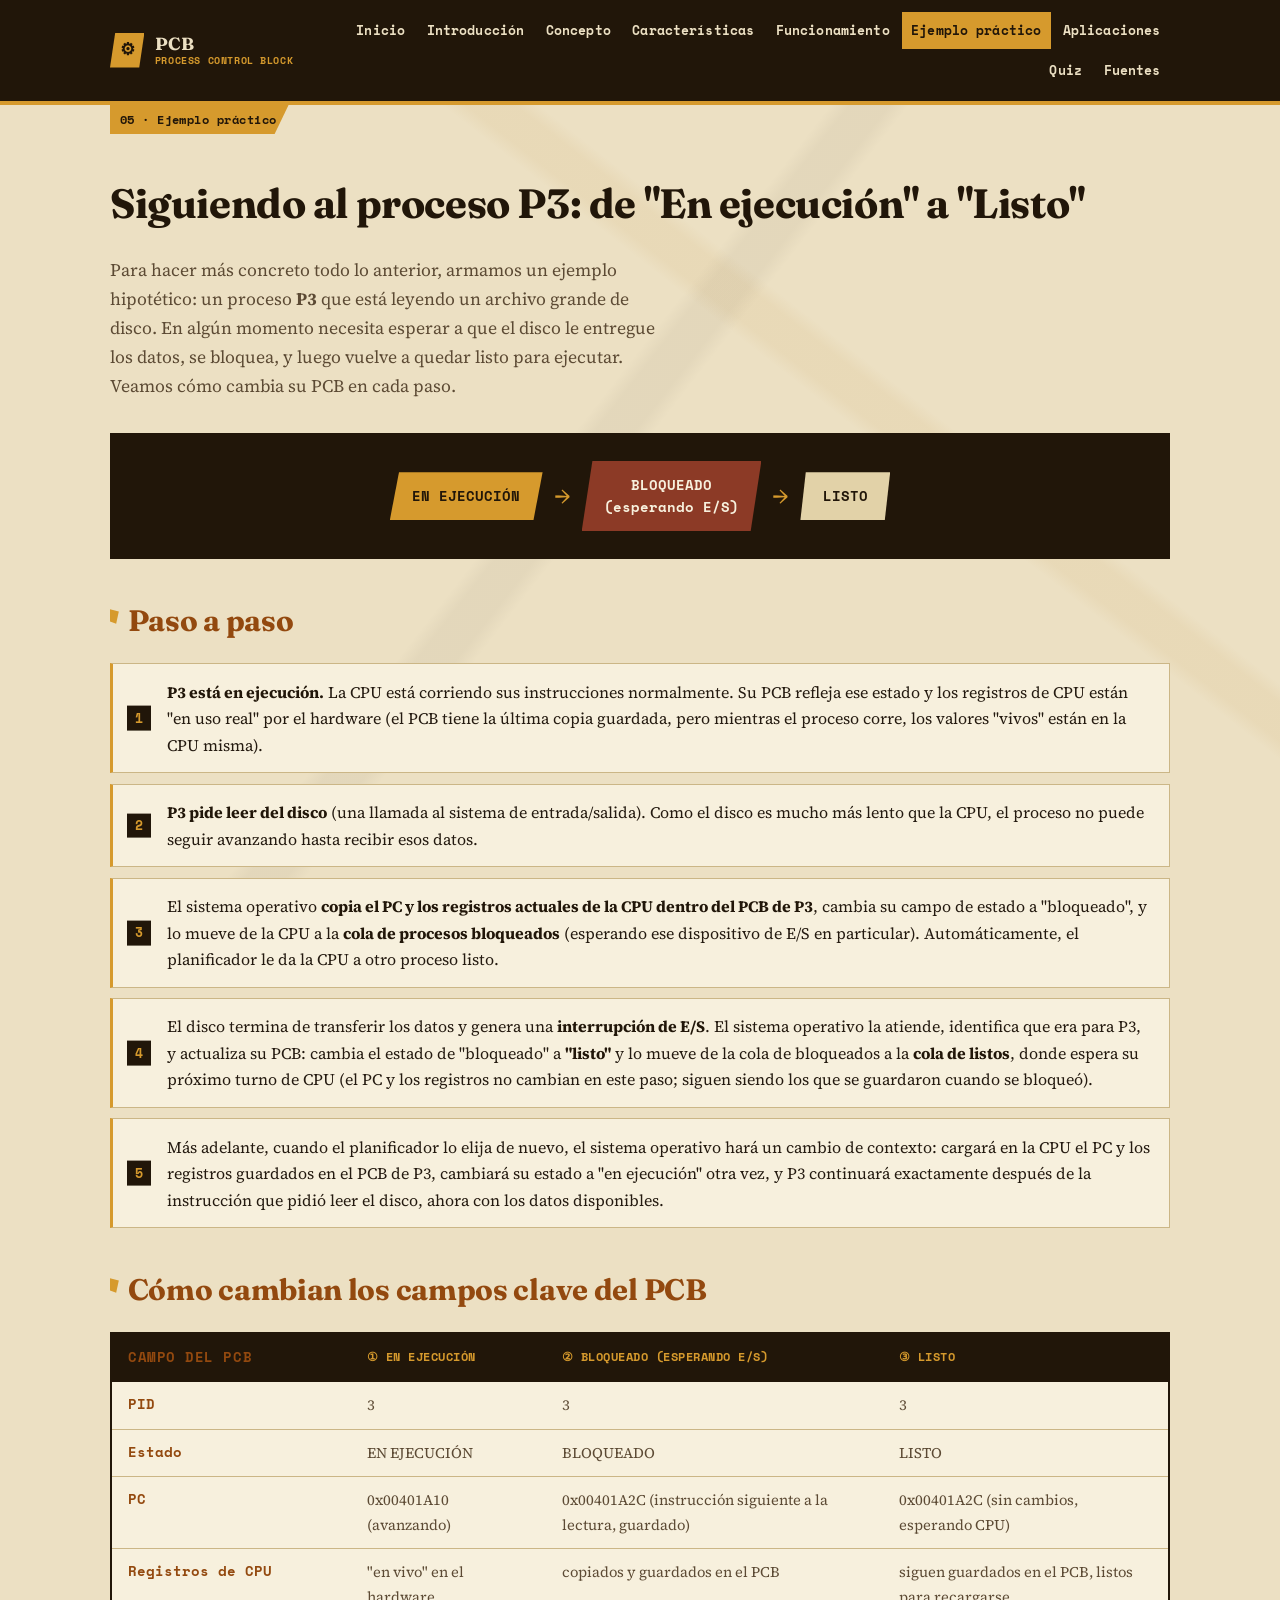
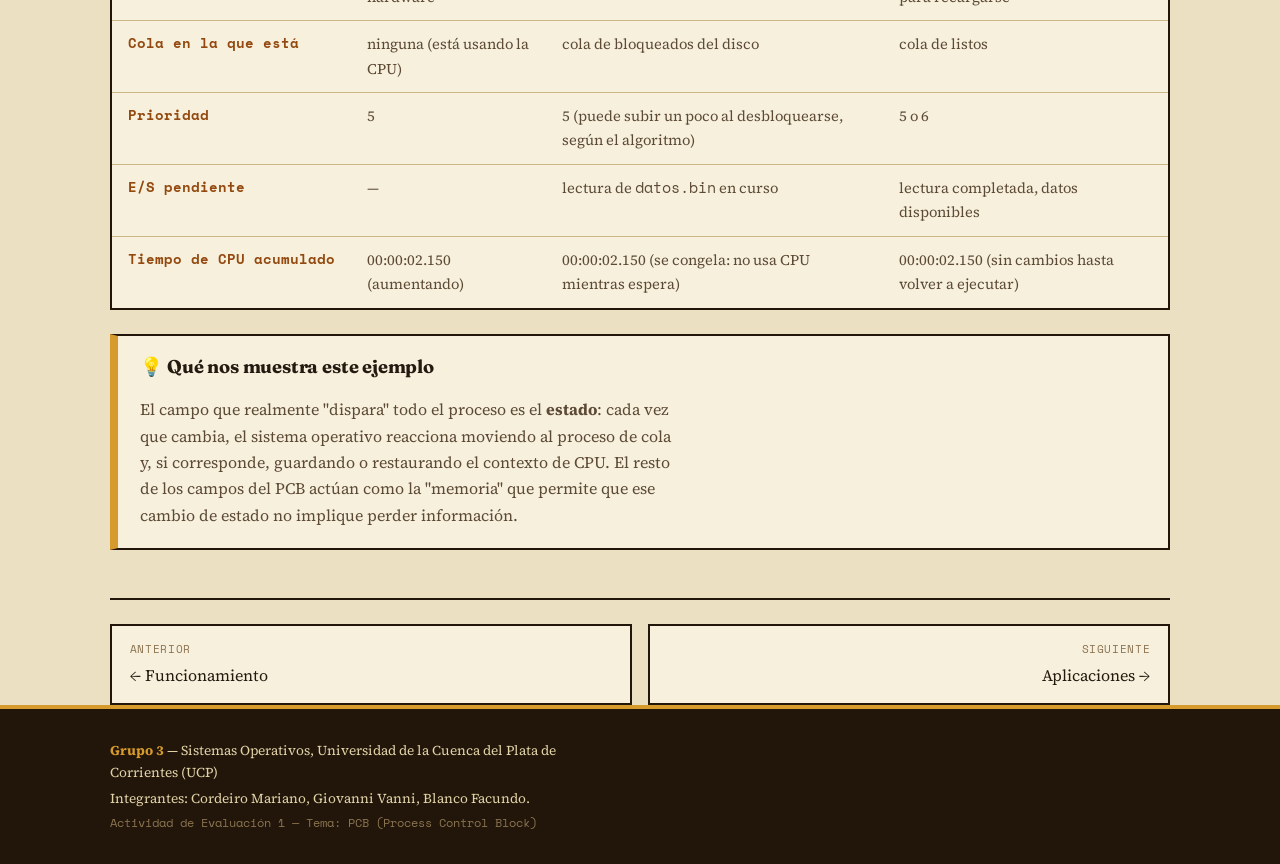
<file: ejemplo-practico.html>
<!doctype html>
<html lang="es">
  <head>
    <meta charset="UTF-8" />
    <meta name="viewport" content="width=device-width, initial-scale=1.0" />
    <title>Ejemplo práctico — PCB | Grupo 3</title>
    <meta
      name="description"
      content="Ejemplo paso a paso de cómo cambia el PCB de un proceso entre En ejecución, Bloqueado y Listo."
    />
    <link rel="preconnect" href="https://fonts.googleapis.com" />
    <link
      rel="stylesheet"
      href="https://fonts.googleapis.com/css2?family=Archivo+Black&family=Fraunces:ital,opsz,wght@0,9..144,500;0,9..144,600;0,9..144,700;1,9..144,500&family=Source+Serif+4:opsz,wght@8..60,400;8..60,600&family=Space+Mono:wght@400;700&display=swap"
    />
    <link rel="stylesheet" href="style.css" />
  </head>
  <body>
    <header class="site-header">
      <div class="header-inner container">
        <a href="index.html" class="brand">
          <span class="brand-icon">⚙</span>
          <span class="brand-text"
            >PCB<span class="brand-sub">Process Control Block</span></span
          >
        </a>
        <button
          class="nav-toggle"
          id="navToggle"
          aria-label="Abrir menú"
          aria-expanded="false"
        >
          <span></span><span></span><span></span>
        </button>
        <nav class="site-nav" id="siteNav">
          <a href="index.html">Inicio</a>
          <a href="introduccion.html">Introducción</a>
          <a href="concepto.html">Concepto</a>
          <a href="caracteristicas.html">Características</a>
          <a href="funcionamiento.html">Funcionamiento</a>
          <a href="ejemplo-practico.html" class="active">Ejemplo práctico</a>
          <a href="aplicaciones.html">Aplicaciones</a>
          <a href="cuanto-conocemos.html">Quiz</a>
          <a href="fuentes.html">Fuentes</a>
        </nav>
      </div>
    </header>

    <main class="container">
      <span class="eyebrow">05 · Ejemplo práctico</span>
      <h1>Siguiendo al proceso P3: de "En ejecución" a "Listo"</h1>
      <p class="lead">
        Para hacer más concreto todo lo anterior, armamos un ejemplo hipotético:
        un proceso <strong>P3</strong> que está leyendo un archivo grande de
        disco. En algún momento necesita esperar a que el disco le entregue los
        datos, se bloquea, y luego vuelve a quedar listo para ejecutar. Veamos
        cómo cambia su PCB en cada paso.
      </p>

      <div class="state-diagram">
        <div class="state-node running">EN EJECUCIÓN</div>
        <span class="state-arrow">→</span>
        <div class="state-node blocked">BLOQUEADO<br />(esperando E/S)</div>
        <span class="state-arrow">→</span>
        <div class="state-node ready">LISTO</div>
      </div>

      <h2>Paso a paso</h2>
      <ol class="steps">
        <li>
          <strong>P3 está en ejecución.</strong> La CPU está corriendo sus
          instrucciones normalmente. Su PCB refleja ese estado y los registros
          de CPU están "en uso real" por el hardware (el PCB tiene la última
          copia guardada, pero mientras el proceso corre, los valores "vivos"
          están en la CPU misma).
        </li>
        <li>
          <strong>P3 pide leer del disco</strong> (una llamada al sistema de
          entrada/salida). Como el disco es mucho más lento que la CPU, el
          proceso no puede seguir avanzando hasta recibir esos datos.
        </li>
        <li>
          El sistema operativo
          <strong
            >copia el PC y los registros actuales de la CPU dentro del PCB de
            P3</strong
          >, cambia su campo de estado a "bloqueado", y lo mueve de la CPU a la
          <strong>cola de procesos bloqueados</strong> (esperando ese
          dispositivo de E/S en particular). Automáticamente, el planificador le
          da la CPU a otro proceso listo.
        </li>
        <li>
          El disco termina de transferir los datos y genera una
          <strong>interrupción de E/S</strong>. El sistema operativo la atiende,
          identifica que era para P3, y actualiza su PCB: cambia el estado de
          "bloqueado" a <strong>"listo"</strong> y lo mueve de la cola de
          bloqueados a la <strong>cola de listos</strong>, donde espera su
          próximo turno de CPU (el PC y los registros no cambian en este paso;
          siguen siendo los que se guardaron cuando se bloqueó).
        </li>
        <li>
          Más adelante, cuando el planificador lo elija de nuevo, el sistema
          operativo hará un cambio de contexto: cargará en la CPU el PC y los
          registros guardados en el PCB de P3, cambiará su estado a "en
          ejecución" otra vez, y P3 continuará exactamente después de la
          instrucción que pidió leer el disco, ahora con los datos disponibles.
        </li>
      </ol>

      <h2>Cómo cambian los campos clave del PCB</h2>
      <div class="table-wrap">
        <table>
          <thead>
            <tr>
              <th class="field-name">Campo del PCB</th>
              <th>① En ejecución</th>
              <th>② Bloqueado (esperando E/S)</th>
              <th>③ Listo</th>
            </tr>
          </thead>
          <tbody>
            <tr>
              <td class="field-name">PID</td>
              <td>3</td>
              <td>3</td>
              <td>3</td>
            </tr>
            <tr>
              <td class="field-name">Estado</td>
              <td>EN EJECUCIÓN</td>
              <td>BLOQUEADO</td>
              <td>LISTO</td>
            </tr>
            <tr>
              <td class="field-name">PC</td>
              <td>0x00401A10 (avanzando)</td>
              <td>0x00401A2C (instrucción siguiente a la lectura, guardado)</td>
              <td>0x00401A2C (sin cambios, esperando CPU)</td>
            </tr>
            <tr>
              <td class="field-name">Registros de CPU</td>
              <td>"en vivo" en el hardware</td>
              <td>copiados y guardados en el PCB</td>
              <td>siguen guardados en el PCB, listos para recargarse</td>
            </tr>
            <tr>
              <td class="field-name">Cola en la que está</td>
              <td>ninguna (está usando la CPU)</td>
              <td>cola de bloqueados del disco</td>
              <td>cola de listos</td>
            </tr>
            <tr>
              <td class="field-name">Prioridad</td>
              <td>5</td>
              <td>
                5 (puede subir un poco al desbloquearse, según el algoritmo)
              </td>
              <td>5 o 6</td>
            </tr>
            <tr>
              <td class="field-name">E/S pendiente</td>
              <td>—</td>
              <td>lectura de <code>datos.bin</code> en curso</td>
              <td>lectura completada, datos disponibles</td>
            </tr>
            <tr>
              <td class="field-name">Tiempo de CPU acumulado</td>
              <td>00:00:02.150 (aumentando)</td>
              <td>00:00:02.150 (se congela: no usa CPU mientras espera)</td>
              <td>00:00:02.150 (sin cambios hasta volver a ejecutar)</td>
            </tr>
          </tbody>
        </table>
      </div>

      <div class="box tip">
        <h3>💡 Qué nos muestra este ejemplo</h3>
        <p style="margin-bottom: 0">
          El campo que realmente "dispara" todo el proceso es el
          <strong>estado</strong>: cada vez que cambia, el sistema operativo
          reacciona moviendo al proceso de cola y, si corresponde, guardando o
          restaurando el contexto de CPU. El resto de los campos del PCB actúan
          como la "memoria" que permite que ese cambio de estado no implique
          perder información.
        </p>
      </div>

      <div class="page-nav">
        <a href="funcionamiento.html">
          <span class="dir">Anterior</span>
          ← Funcionamiento
        </a>
        <a href="aplicaciones.html" class="next">
          <span class="dir">Siguiente</span>
          Aplicaciones →
        </a>
      </div>
    </main>

    <footer class="site-footer">
      <div class="container footer-inner">
        <p>
          <strong>Grupo 3</strong> — Sistemas Operativos, Universidad de la
          Cuenca del Plata de Corrientes (UCP)
        </p>
        <p>Integrantes: Cordeiro Mariano, Giovanni Vanni, Blanco Facundo.</p>
        <p class="footer-note">
          Actividad de Evaluación 1 — Tema: PCB (Process Control Block)
        </p>
      </div>
    </footer>

    <script src="script.js"></script>
  </body>
</html>
</file>
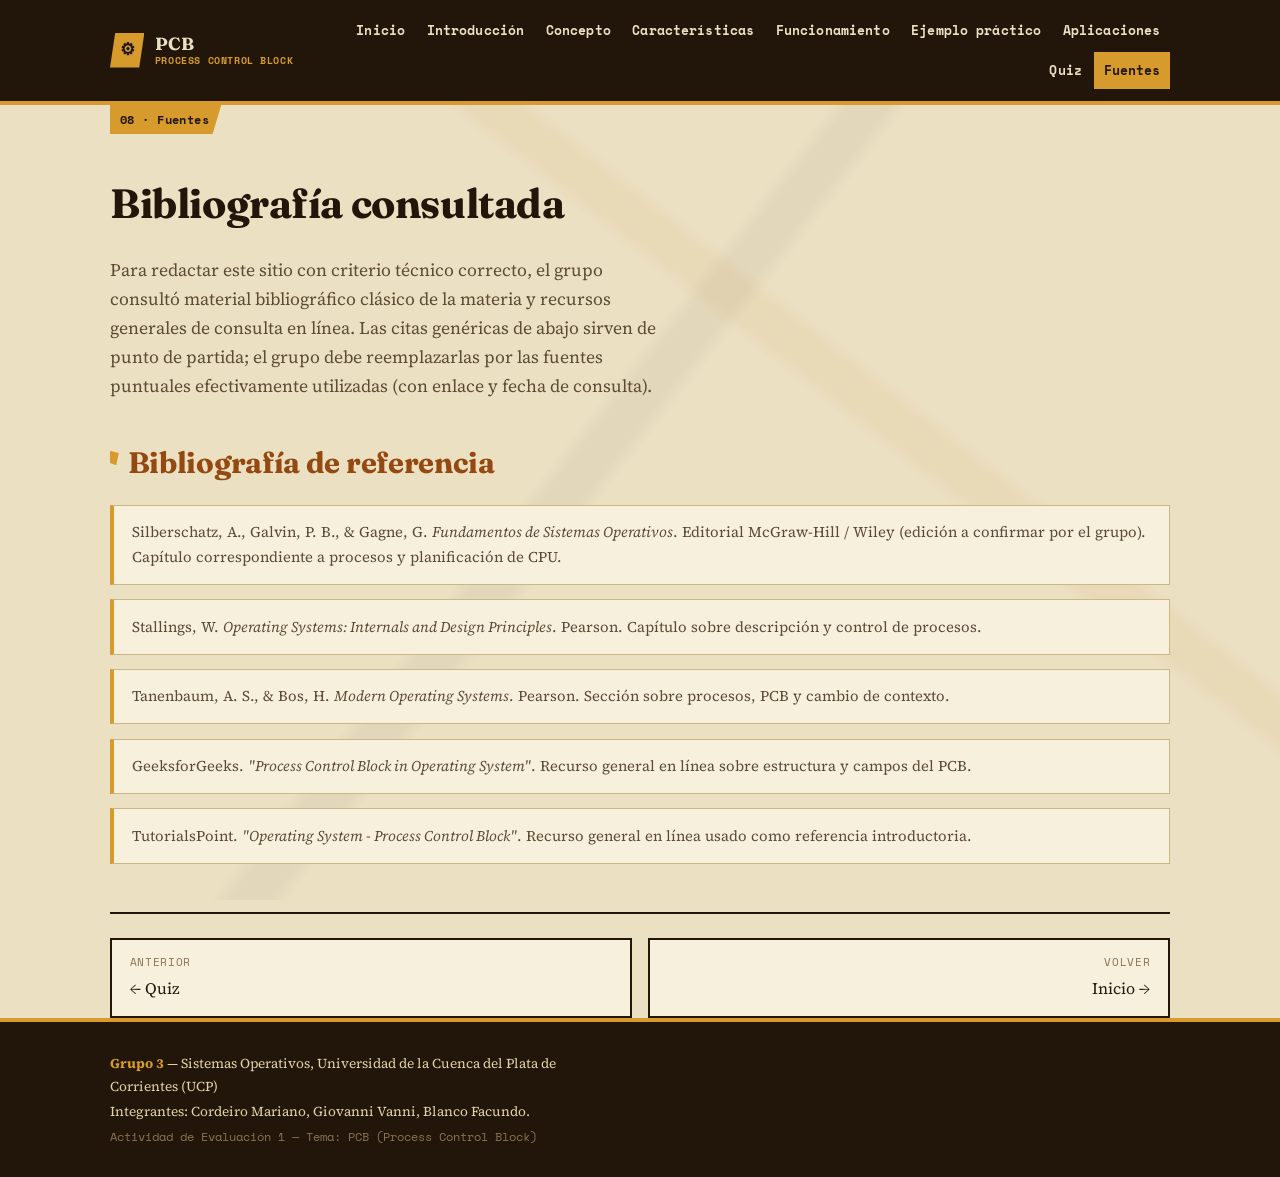
<file: fuentes.html>
<!doctype html>
<html lang="es">
  <head>
    <meta charset="UTF-8" />
    <meta name="viewport" content="width=device-width, initial-scale=1.0" />
    <title>Fuentes — PCB | Grupo 3</title>
    <meta
      name="description"
      content="Bibliografía y fuentes consultadas por el grupo para el trabajo sobre el PCB."
    />
    <link rel="preconnect" href="https://fonts.googleapis.com" />
    <link
      rel="stylesheet"
      href="https://fonts.googleapis.com/css2?family=Archivo+Black&family=Fraunces:ital,opsz,wght@0,9..144,500;0,9..144,600;0,9..144,700;1,9..144,500&family=Source+Serif+4:opsz,wght@8..60,400;8..60,600&family=Space+Mono:wght@400;700&display=swap"
    />
    <link rel="stylesheet" href="style.css" />
  </head>
  <body>
    <header class="site-header">
      <div class="header-inner container">
        <a href="index.html" class="brand">
          <span class="brand-icon">⚙</span>
          <span class="brand-text"
            >PCB<span class="brand-sub">Process Control Block</span></span
          >
        </a>
        <button
          class="nav-toggle"
          id="navToggle"
          aria-label="Abrir menú"
          aria-expanded="false"
        >
          <span></span><span></span><span></span>
        </button>
        <nav class="site-nav" id="siteNav">
          <a href="index.html">Inicio</a>
          <a href="introduccion.html">Introducción</a>
          <a href="concepto.html">Concepto</a>
          <a href="caracteristicas.html">Características</a>
          <a href="funcionamiento.html">Funcionamiento</a>
          <a href="ejemplo-practico.html">Ejemplo práctico</a>
          <a href="aplicaciones.html">Aplicaciones</a>
          <a href="cuanto-conocemos.html">Quiz</a>
          <a href="fuentes.html" class="active">Fuentes</a>
        </nav>
      </div>
    </header>

    <main class="container">
      <span class="eyebrow">08 · Fuentes</span>
      <h1>Bibliografía consultada</h1>
      <p class="lead">
        Para redactar este sitio con criterio técnico correcto, el grupo
        consultó material bibliográfico clásico de la materia y recursos
        generales de consulta en línea. Las citas genéricas de abajo sirven de
        punto de partida; el grupo debe reemplazarlas por las fuentes puntuales
        efectivamente utilizadas (con enlace y fecha de consulta).
      </p>

      <h2>Bibliografía de referencia</h2>
      <ul class="source-list">
        <li>
          Silberschatz, A., Galvin, P. B., &amp; Gagne, G.
          <em>Fundamentos de Sistemas Operativos</em>. Editorial McGraw-Hill /
          Wiley (edición a confirmar por el grupo). Capítulo correspondiente a
          procesos y planificación de CPU.
        </li>
        <li>
          Stallings, W.
          <em>Operating Systems: Internals and Design Principles</em>. Pearson.
          Capítulo sobre descripción y control de procesos.
        </li>
        <li>
          Tanenbaum, A. S., &amp; Bos, H. <em>Modern Operating Systems</em>.
          Pearson. Sección sobre procesos, PCB y cambio de contexto.
        </li>
        <li>
          GeeksforGeeks. <em>"Process Control Block in Operating System"</em>.
          Recurso general en línea sobre estructura y campos del PCB.
        </li>
        <li>
          TutorialsPoint. <em>"Operating System - Process Control Block"</em>.
          Recurso general en línea usado como referencia introductoria.
        </li>
      </ul>

      <div class="page-nav">
        <a href="cuanto-conocemos.html">
          <span class="dir">Anterior</span>
          ← Quiz
        </a>
        <a href="index.html" class="next">
          <span class="dir">Volver</span>
          Inicio →
        </a>
      </div>
    </main>

    <footer class="site-footer">
      <div class="container footer-inner">
        <p>
          <strong>Grupo 3</strong> — Sistemas Operativos, Universidad de la
          Cuenca del Plata de Corrientes (UCP)
        </p>
        <p>Integrantes: Cordeiro Mariano, Giovanni Vanni, Blanco Facundo.</p>
        <p class="footer-note">
          Actividad de Evaluación 1 — Tema: PCB (Process Control Block)
        </p>
      </div>
    </footer>

    <script src="script.js"></script>
  </body>
</html>
</file>
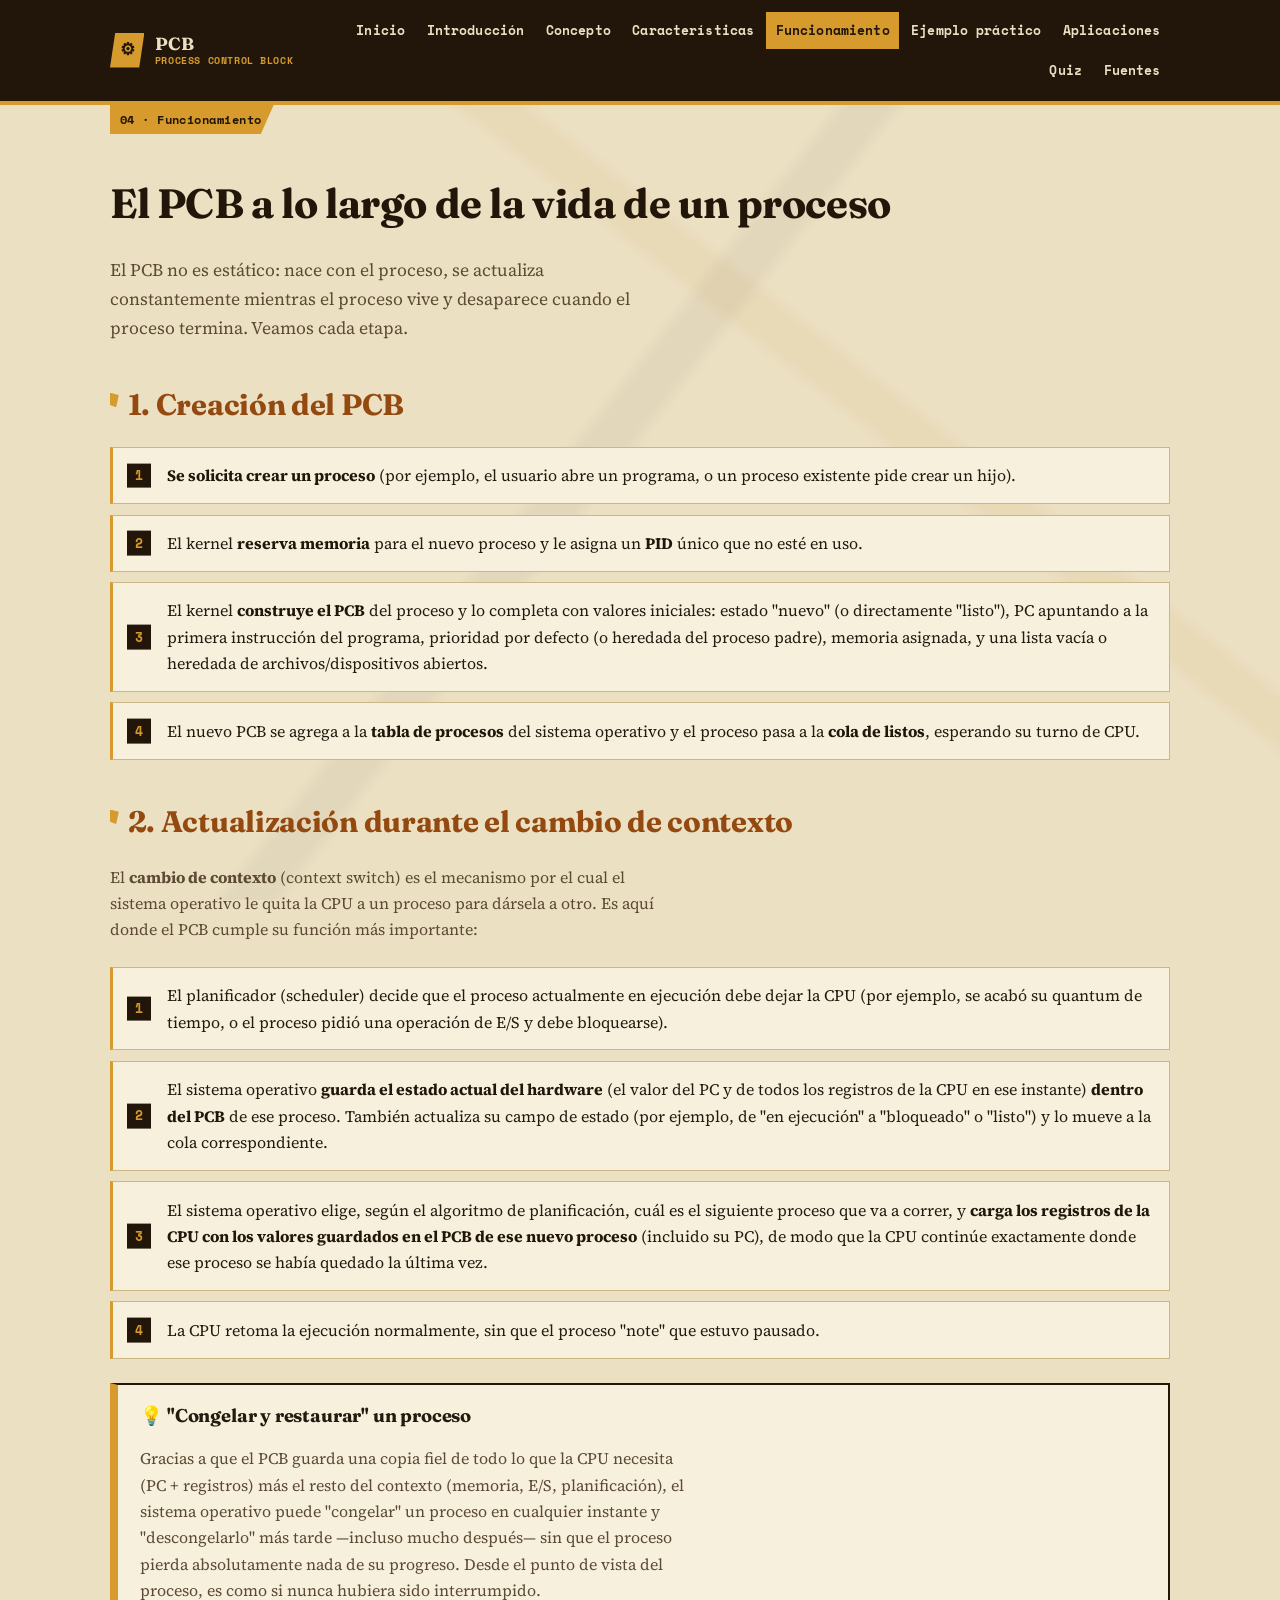
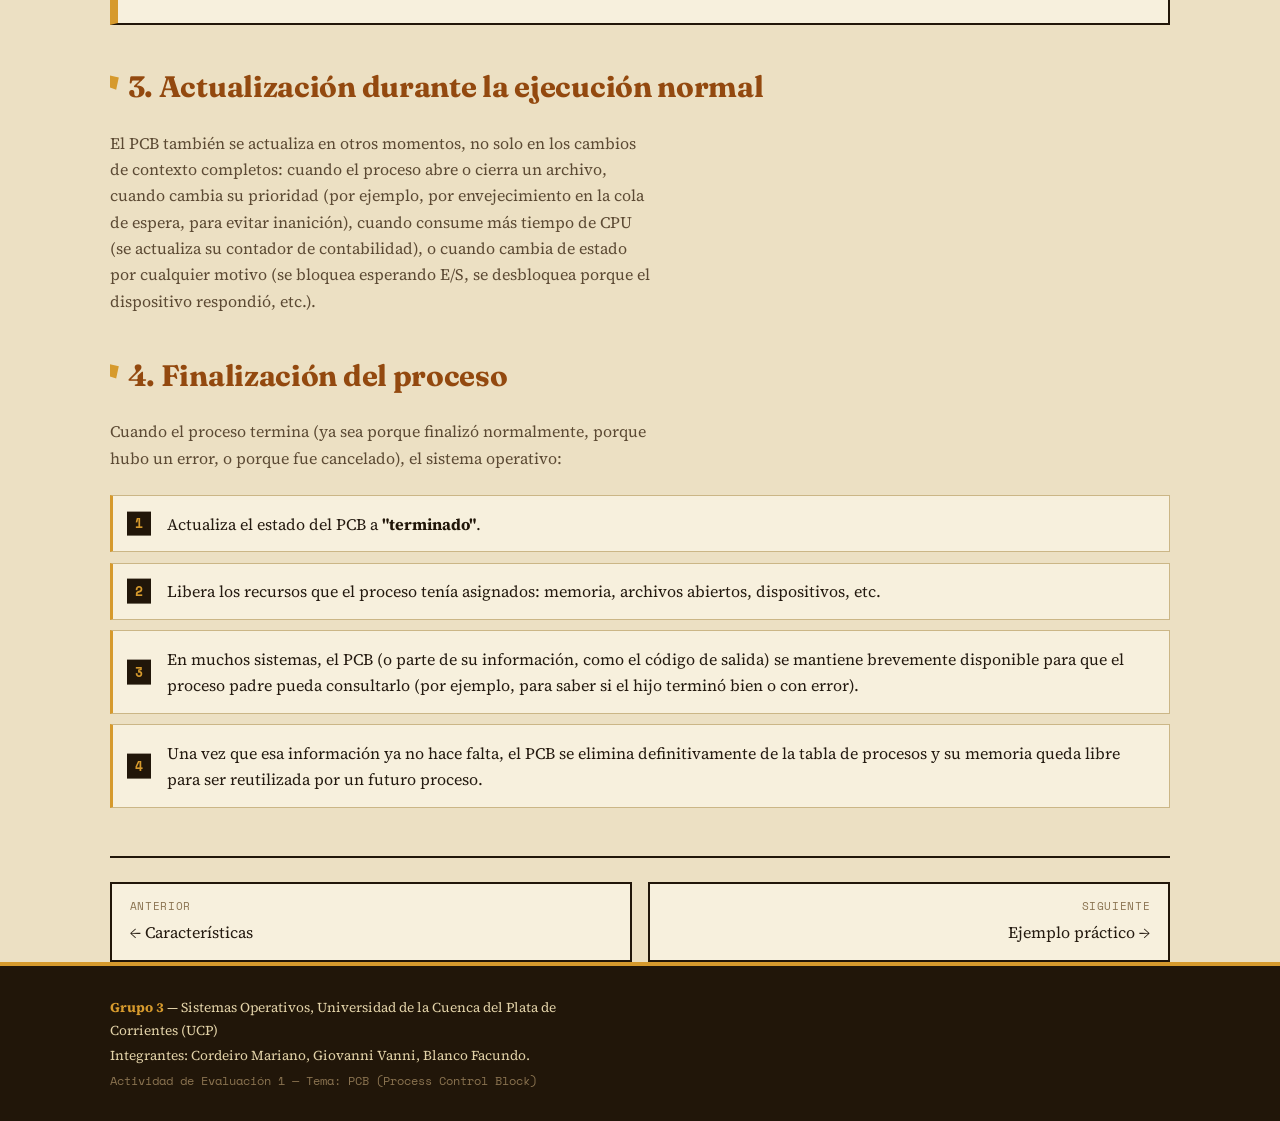
<file: funcionamiento.html>
<!doctype html>
<html lang="es">
  <head>
    <meta charset="UTF-8" />
    <meta name="viewport" content="width=device-width, initial-scale=1.0" />
    <title>Funcionamiento — PCB | Grupo 3</title>
    <meta
      name="description"
      content="Cómo se crea, actualiza y elimina el PCB durante el ciclo de vida de un proceso."
    />
    <link rel="preconnect" href="https://fonts.googleapis.com" />
    <link
      rel="stylesheet"
      href="https://fonts.googleapis.com/css2?family=Archivo+Black&family=Fraunces:ital,opsz,wght@0,9..144,500;0,9..144,600;0,9..144,700;1,9..144,500&family=Source+Serif+4:opsz,wght@8..60,400;8..60,600&family=Space+Mono:wght@400;700&display=swap"
    />
    <link rel="stylesheet" href="style.css" />
  </head>
  <body>
    <header class="site-header">
      <div class="header-inner container">
        <a href="index.html" class="brand">
          <span class="brand-icon">⚙</span>
          <span class="brand-text"
            >PCB<span class="brand-sub">Process Control Block</span></span
          >
        </a>
        <button
          class="nav-toggle"
          id="navToggle"
          aria-label="Abrir menú"
          aria-expanded="false"
        >
          <span></span><span></span><span></span>
        </button>
        <nav class="site-nav" id="siteNav">
          <a href="index.html">Inicio</a>
          <a href="introduccion.html">Introducción</a>
          <a href="concepto.html">Concepto</a>
          <a href="caracteristicas.html">Características</a>
          <a href="funcionamiento.html" class="active">Funcionamiento</a>
          <a href="ejemplo-practico.html">Ejemplo práctico</a>
          <a href="aplicaciones.html">Aplicaciones</a>
          <a href="cuanto-conocemos.html">Quiz</a>
          <a href="fuentes.html">Fuentes</a>
        </nav>
      </div>
    </header>

    <main class="container">
      <span class="eyebrow">04 · Funcionamiento</span>
      <h1>El PCB a lo largo de la vida de un proceso</h1>
      <p class="lead">
        El PCB no es estático: nace con el proceso, se actualiza constantemente
        mientras el proceso vive y desaparece cuando el proceso termina. Veamos
        cada etapa.
      </p>

      <h2>1. Creación del PCB</h2>
      <ol class="steps">
        <li>
          <strong>Se solicita crear un proceso</strong> (por ejemplo, el usuario
          abre un programa, o un proceso existente pide crear un hijo).
        </li>
        <li>
          El kernel <strong>reserva memoria</strong> para el nuevo proceso y le
          asigna un <strong>PID</strong> único que no esté en uso.
        </li>
        <li>
          El kernel <strong>construye el PCB</strong> del proceso y lo completa
          con valores iniciales: estado "nuevo" (o directamente "listo"), PC
          apuntando a la primera instrucción del programa, prioridad por defecto
          (o heredada del proceso padre), memoria asignada, y una lista vacía o
          heredada de archivos/dispositivos abiertos.
        </li>
        <li>
          El nuevo PCB se agrega a la <strong>tabla de procesos</strong> del
          sistema operativo y el proceso pasa a la
          <strong>cola de listos</strong>, esperando su turno de CPU.
        </li>
      </ol>

      <h2>2. Actualización durante el cambio de contexto</h2>
      <p>
        El <strong>cambio de contexto</strong> (context switch) es el mecanismo
        por el cual el sistema operativo le quita la CPU a un proceso para
        dársela a otro. Es aquí donde el PCB cumple su función más importante:
      </p>
      <ol class="steps">
        <li>
          El planificador (scheduler) decide que el proceso actualmente en
          ejecución debe dejar la CPU (por ejemplo, se acabó su quantum de
          tiempo, o el proceso pidió una operación de E/S y debe bloquearse).
        </li>
        <li>
          El sistema operativo
          <strong>guarda el estado actual del hardware</strong>
          (el valor del PC y de todos los registros de la CPU en ese instante)
          <strong>dentro del PCB</strong> de ese proceso. También actualiza su
          campo de estado (por ejemplo, de "en ejecución" a "bloqueado" o
          "listo") y lo mueve a la cola correspondiente.
        </li>
        <li>
          El sistema operativo elige, según el algoritmo de planificación, cuál
          es el siguiente proceso que va a correr, y
          <strong
            >carga los registros de la CPU con los valores guardados en el PCB
            de ese nuevo proceso</strong
          >
          (incluido su PC), de modo que la CPU continúe exactamente donde ese
          proceso se había quedado la última vez.
        </li>
        <li>
          La CPU retoma la ejecución normalmente, sin que el proceso "note" que
          estuvo pausado.
        </li>
      </ol>

      <div class="box tip">
        <h3>💡 "Congelar y restaurar" un proceso</h3>
        <p style="margin-bottom: 0">
          Gracias a que el PCB guarda una copia fiel de todo lo que la CPU
          necesita (PC + registros) más el resto del contexto (memoria, E/S,
          planificación), el sistema operativo puede "congelar" un proceso en
          cualquier instante y "descongelarlo" más tarde —incluso mucho después—
          sin que el proceso pierda absolutamente nada de su progreso. Desde el
          punto de vista del proceso, es como si nunca hubiera sido
          interrumpido.
        </p>
      </div>

      <h2>3. Actualización durante la ejecución normal</h2>
      <p>
        El PCB también se actualiza en otros momentos, no solo en los cambios de
        contexto completos: cuando el proceso abre o cierra un archivo, cuando
        cambia su prioridad (por ejemplo, por envejecimiento en la cola de
        espera, para evitar inanición), cuando consume más tiempo de CPU (se
        actualiza su contador de contabilidad), o cuando cambia de estado por
        cualquier motivo (se bloquea esperando E/S, se desbloquea porque el
        dispositivo respondió, etc.).
      </p>

      <h2>4. Finalización del proceso</h2>
      <p>
        Cuando el proceso termina (ya sea porque finalizó normalmente, porque
        hubo un error, o porque fue cancelado), el sistema operativo:
      </p>
      <ol class="steps">
        <li>Actualiza el estado del PCB a <strong>"terminado"</strong>.</li>
        <li>
          Libera los recursos que el proceso tenía asignados: memoria, archivos
          abiertos, dispositivos, etc.
        </li>
        <li>
          En muchos sistemas, el PCB (o parte de su información, como el código
          de salida) se mantiene brevemente disponible para que el proceso padre
          pueda consultarlo (por ejemplo, para saber si el hijo terminó bien o
          con error).
        </li>
        <li>
          Una vez que esa información ya no hace falta, el PCB se elimina
          definitivamente de la tabla de procesos y su memoria queda libre para
          ser reutilizada por un futuro proceso.
        </li>
      </ol>

      <div class="page-nav">
        <a href="caracteristicas.html">
          <span class="dir">Anterior</span>
          ← Características
        </a>
        <a href="ejemplo-practico.html" class="next">
          <span class="dir">Siguiente</span>
          Ejemplo práctico →
        </a>
      </div>
    </main>

    <footer class="site-footer">
      <div class="container footer-inner">
        <p>
          <strong>Grupo 3</strong> — Sistemas Operativos, Universidad de la
          Cuenca del Plata de Corrientes (UCP)
        </p>
        <p>Integrantes: Cordeiro Mariano, Giovanni Vanni, Blanco Facundo.</p>
        <p class="footer-note">
          Actividad de Evaluación 1 — Tema: PCB (Process Control Block)
        </p>
      </div>
    </footer>

    <script src="script.js"></script>
  </body>
</html>
</file>
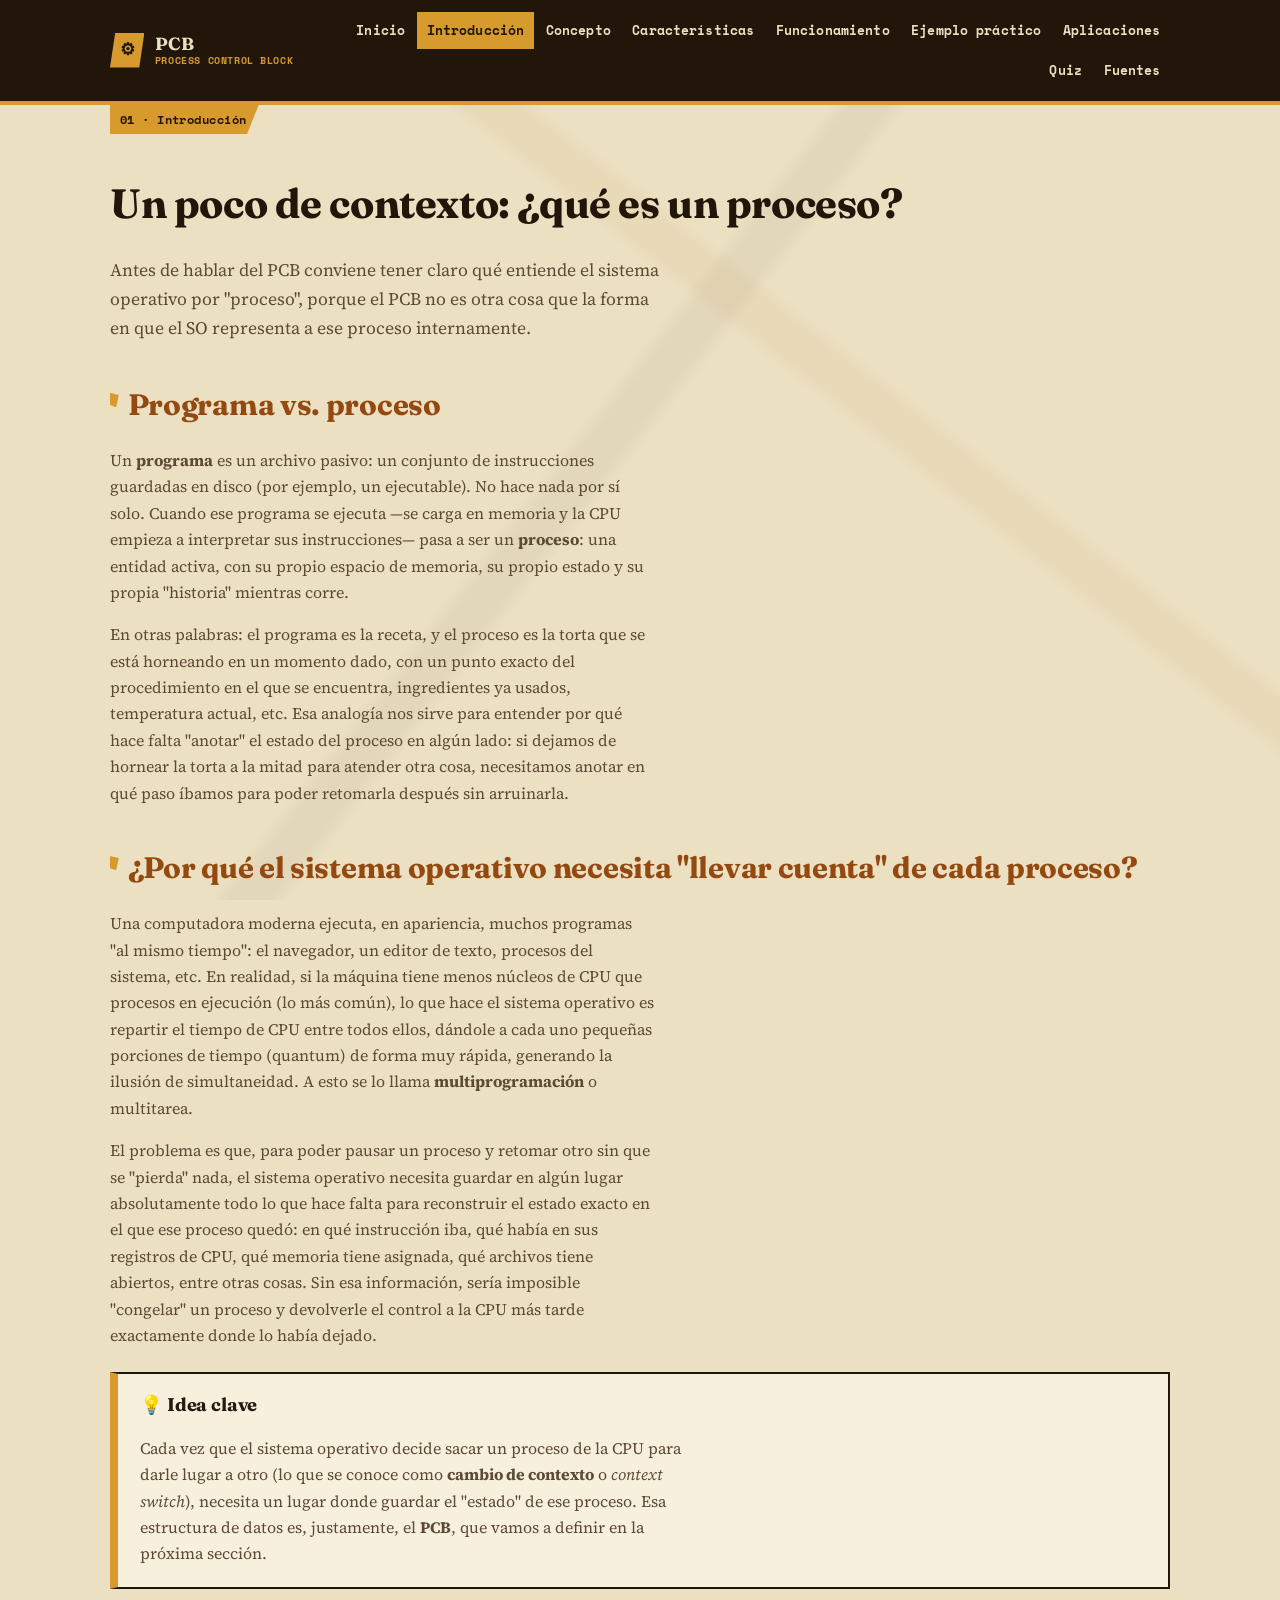
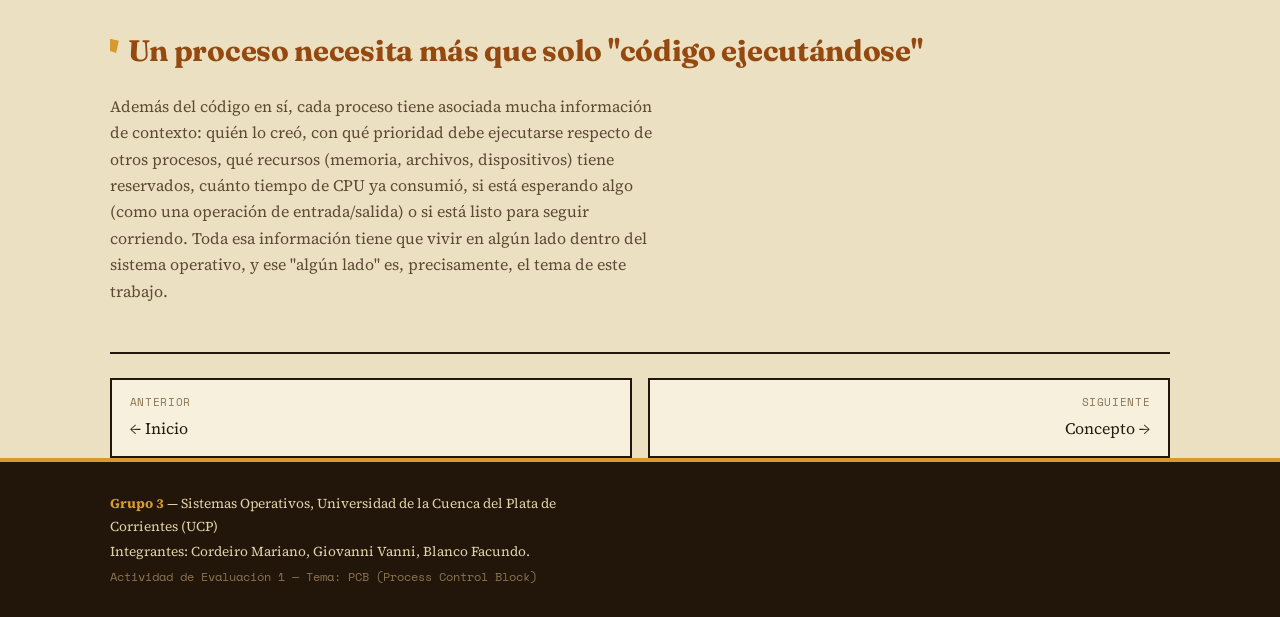
<file: introduccion.html>
<!doctype html>
<html lang="es">
  <head>
    <meta charset="UTF-8" />
    <meta name="viewport" content="width=device-width, initial-scale=1.0" />
    <title>Introducción — PCB | Grupo 3</title>
    <meta
      name="description"
      content="Qué es un proceso en un sistema operativo y por qué hace falta el PCB."
    />
    <link rel="preconnect" href="https://fonts.googleapis.com" />
    <link
      rel="stylesheet"
      href="https://fonts.googleapis.com/css2?family=Archivo+Black&family=Fraunces:ital,opsz,wght@0,9..144,500;0,9..144,600;0,9..144,700;1,9..144,500&family=Source+Serif+4:opsz,wght@8..60,400;8..60,600&family=Space+Mono:wght@400;700&display=swap"
    />
    <link rel="stylesheet" href="style.css" />
  </head>
  <body>
    <header class="site-header">
      <div class="header-inner container">
        <a href="index.html" class="brand">
          <span class="brand-icon">⚙</span>
          <span class="brand-text"
            >PCB<span class="brand-sub">Process Control Block</span></span
          >
        </a>
        <button
          class="nav-toggle"
          id="navToggle"
          aria-label="Abrir menú"
          aria-expanded="false"
        >
          <span></span><span></span><span></span>
        </button>
        <nav class="site-nav" id="siteNav">
          <a href="index.html">Inicio</a>
          <a href="introduccion.html" class="active">Introducción</a>
          <a href="concepto.html">Concepto</a>
          <a href="caracteristicas.html">Características</a>
          <a href="funcionamiento.html">Funcionamiento</a>
          <a href="ejemplo-practico.html">Ejemplo práctico</a>
          <a href="aplicaciones.html">Aplicaciones</a>
          <a href="cuanto-conocemos.html">Quiz</a>
          <a href="fuentes.html">Fuentes</a>
        </nav>
      </div>
    </header>

    <main class="container">
      <span class="eyebrow">01 · Introducción</span>
      <h1>Un poco de contexto: ¿qué es un proceso?</h1>
      <p class="lead">
        Antes de hablar del PCB conviene tener claro qué entiende el sistema
        operativo por "proceso", porque el PCB no es otra cosa que la forma en
        que el SO representa a ese proceso internamente.
      </p>

      <h2>Programa vs. proceso</h2>
      <p>
        Un <strong>programa</strong> es un archivo pasivo: un conjunto de
        instrucciones guardadas en disco (por ejemplo, un ejecutable). No hace
        nada por sí solo. Cuando ese programa se ejecuta —se carga en memoria y
        la CPU empieza a interpretar sus instrucciones— pasa a ser un
        <strong>proceso</strong>: una entidad activa, con su propio espacio de
        memoria, su propio estado y su propia "historia" mientras corre.
      </p>
      <p>
        En otras palabras: el programa es la receta, y el proceso es la torta
        que se está horneando en un momento dado, con un punto exacto del
        procedimiento en el que se encuentra, ingredientes ya usados,
        temperatura actual, etc. Esa analogía nos sirve para entender por qué
        hace falta "anotar" el estado del proceso en algún lado: si dejamos de
        hornear la torta a la mitad para atender otra cosa, necesitamos anotar
        en qué paso íbamos para poder retomarla después sin arruinarla.
      </p>

      <h2>
        ¿Por qué el sistema operativo necesita "llevar cuenta" de cada proceso?
      </h2>
      <p>
        Una computadora moderna ejecuta, en apariencia, muchos programas "al
        mismo tiempo": el navegador, un editor de texto, procesos del sistema,
        etc. En realidad, si la máquina tiene menos núcleos de CPU que procesos
        en ejecución (lo más común), lo que hace el sistema operativo es
        repartir el tiempo de CPU entre todos ellos, dándole a cada uno pequeñas
        porciones de tiempo (quantum) de forma muy rápida, generando la ilusión
        de simultaneidad. A esto se lo llama
        <strong>multiprogramación</strong> o multitarea.
      </p>
      <p>
        El problema es que, para poder pausar un proceso y retomar otro sin que
        se "pierda" nada, el sistema operativo necesita guardar en algún lugar
        absolutamente todo lo que hace falta para reconstruir el estado exacto
        en el que ese proceso quedó: en qué instrucción iba, qué había en sus
        registros de CPU, qué memoria tiene asignada, qué archivos tiene
        abiertos, entre otras cosas. Sin esa información, sería imposible
        "congelar" un proceso y devolverle el control a la CPU más tarde
        exactamente donde lo había dejado.
      </p>

      <div class="box tip">
        <h3>💡 Idea clave</h3>
        <p style="margin-bottom: 0">
          Cada vez que el sistema operativo decide sacar un proceso de la CPU
          para darle lugar a otro (lo que se conoce como
          <strong>cambio de contexto</strong> o <em>context switch</em>),
          necesita un lugar donde guardar el "estado" de ese proceso. Esa
          estructura de datos es, justamente, el <strong>PCB</strong>, que vamos
          a definir en la próxima sección.
        </p>
      </div>

      <h2>Un proceso necesita más que solo "código ejecutándose"</h2>
      <p>
        Además del código en sí, cada proceso tiene asociada mucha información
        de contexto: quién lo creó, con qué prioridad debe ejecutarse respecto
        de otros procesos, qué recursos (memoria, archivos, dispositivos) tiene
        reservados, cuánto tiempo de CPU ya consumió, si está esperando algo
        (como una operación de entrada/salida) o si está listo para seguir
        corriendo. Toda esa información tiene que vivir en algún lado dentro del
        sistema operativo, y ese "algún lado" es, precisamente, el tema de este
        trabajo.
      </p>

      <div class="page-nav">
        <a href="index.html">
          <span class="dir">Anterior</span>
          ← Inicio
        </a>
        <a href="concepto.html" class="next">
          <span class="dir">Siguiente</span>
          Concepto →
        </a>
      </div>
    </main>

    <footer class="site-footer">
      <div class="container footer-inner">
        <p>
          <strong>Grupo 3</strong> — Sistemas Operativos, Universidad de la
          Cuenca del Plata de Corrientes (UCP)
        </p>
        <p>Integrantes: Cordeiro Mariano, Giovanni Vanni, Blanco Facundo.</p>
        <p class="footer-note">
          Actividad de Evaluación 1 — Tema: PCB (Process Control Block)
        </p>
      </div>
    </footer>

    <script src="script.js"></script>
  </body>
</html>
</file>
<file: style.css>
/* ============================================================
   PCB — Process Control Block | Grupo 3 | Sistemas Operativos
   Hoja de estilos compartida
   Identidad visual: collage cubista — ocre, beige, marrón, negro.
   Planos facetados en vez de esquinas redondeadas; tipografía de
   afiche + serif editorial; sombras duras a modo de "papel superpuesto".
   ============================================================ */

:root {
  /* Paleta — tierra, ocre y tinta, como un collage cubista sobre papel */
  --bg: #ece0c3;
  --bg-soft: #e2d2a8;
  --card: #f7f0dd;
  --card-hover: #f0dfae;
  --border: #cbb686;
  --border-strong: #211609;
  --text: #241a10;
  --text-muted: #5c4a34;
  --text-faint: #8a7350;
  --accent: #d69a2d;
  --accent-2: #b87f1e;
  --accent-strong: #93490f;
  --warn: #b87f1e;
  --danger: #8c3a26;
  --success: #55651f;

  --radius: 0px;
  --radius-sm: 0px;
  --shadow: 6px 6px 0 var(--border-strong);
  --shadow-sm: 4px 4px 0 var(--border-strong);

  --font-display: "Archivo Black", Impact, "Arial Black", sans-serif;
  --font-heading: "Fraunces", Georgia, "Times New Roman", serif;
  --font-body: "Source Serif 4", Georgia, "Times New Roman", serif;
  --mono: "Space Mono", Consolas, "Cascadia Code", Menlo, monospace;
  --sans: var(--font-body);
}

* {
  box-sizing: border-box;
}

html {
  scroll-behavior: smooth;
}

body {
  margin: 0;
  font-family: var(--font-body);
  background-color: var(--bg);
  background-image:
    linear-gradient(
      128deg,
      transparent 46%,
      rgba(33, 22, 9, 0.045) 47%,
      rgba(33, 22, 9, 0.045) 49%,
      transparent 50%
    ),
    linear-gradient(
      38deg,
      transparent 60%,
      rgba(184, 127, 30, 0.07) 61%,
      rgba(184, 127, 30, 0.07) 63%,
      transparent 64%
    );
  background-attachment: fixed;
  color: var(--text);
  line-height: 1.65;
  min-height: 100vh;
  display: flex;
  flex-direction: column;
}

.container {
  width: 100%;
  max-width: 1100px;
  margin: 0 auto;
  padding: 0 1.25rem;
}

img,
svg {
  max-width: 100%;
}

a {
  color: var(--accent-strong);
  text-decoration-thickness: 1.5px;
  text-underline-offset: 3px;
}

a:hover {
  color: var(--border-strong);
}

a:focus-visible,
button:focus-visible {
  outline: 3px solid var(--accent-strong);
  outline-offset: 2px;
}

h1,
h2,
h3,
h4 {
  font-family: var(--font-heading);
  font-weight: 700;
  line-height: 1.2;
  letter-spacing: -0.01em;
  text-wrap: balance;
  color: var(--border-strong);
}

h1 {
  font-size: clamp(1.9rem, 3.2vw, 2.6rem);
}

h2 {
  font-size: clamp(1.4rem, 2.4vw, 1.85rem);
  margin-top: 2.75rem;
  color: var(--accent-strong);
  position: relative;
  padding-left: 1.1rem;
}

h2::before {
  content: "";
  position: absolute;
  left: 0;
  top: 0.2em;
  width: 0.55rem;
  height: 0.9rem;
  background: var(--accent);
  clip-path: polygon(0 0, 100% 15%, 70% 100%, 0% 85%);
}

h3 {
  font-size: 1.15rem;
  color: var(--text);
}

p {
  color: var(--text-muted);
  max-width: 68ch;
}

.lead {
  font-size: 1.1rem;
  color: var(--text-muted);
  max-width: 62ch;
}

code,
.mono {
  font-family: var(--mono);
}

/* ---------- Header / Nav ---------- */

.site-header {
  position: sticky;
  top: 0;
  z-index: 100;
  background: var(--border-strong);
  border-bottom: 4px solid var(--accent);
}

.header-inner {
  display: flex;
  align-items: center;
  justify-content: space-between;
  padding-top: 0.75rem;
  padding-bottom: 0.75rem;
  gap: 1rem;
}

.brand {
  display: flex;
  align-items: center;
  gap: 0.65rem;
  color: var(--bg);
  text-decoration: none;
  flex-shrink: 0;
}

.brand:hover {
  color: var(--accent);
}

.brand-icon {
  display: inline-flex;
  align-items: center;
  justify-content: center;
  width: 2.15rem;
  height: 2.15rem;
  background: var(--accent);
  clip-path: polygon(15% 0, 100% 0, 85% 100%, 0 100%);
  color: var(--border-strong);
  font-weight: 800;
  font-size: 1.05rem;
  font-family: var(--font-display);
}

.brand-text {
  display: flex;
  flex-direction: column;
  line-height: 1.15;
  font-family: var(--font-heading);
  font-weight: 700;
  font-size: 1.1rem;
}

.brand-sub {
  font-family: var(--mono);
  font-size: 0.62rem;
  font-weight: 700;
  color: var(--accent);
  letter-spacing: 0.06em;
  text-transform: uppercase;
}

.nav-toggle {
  display: none;
  flex-direction: column;
  justify-content: center;
  gap: 4px;
  width: 2.2rem;
  height: 2.2rem;
  background: transparent;
  border: 1px solid var(--accent);
  cursor: pointer;
}

.nav-toggle span {
  display: block;
  height: 2px;
  width: 1.2rem;
  margin: 0 auto;
  background: var(--bg);
}

.site-nav {
  display: flex;
  flex-wrap: wrap;
  gap: 0.15rem;
  justify-content: flex-end;
}

.site-nav a {
  font-family: var(--mono);
  color: var(--bg);
  text-decoration: none;
  font-size: 0.8rem;
  font-weight: 700;
  padding: 0.5rem 0.6rem;
  letter-spacing: 0.01em;
  transition:
    background 0.15s,
    color 0.15s;
  white-space: nowrap;
}

.site-nav a:hover {
  background: rgba(214, 154, 45, 0.18);
  color: var(--accent);
}

.site-nav a.active {
  color: var(--border-strong);
  background: var(--accent);
}

/* ---------- Layout ---------- */

main {
  flex: 1;
  padding: 2.5rem 0 4rem;
}

.hero {
  padding: 2.5rem 0 1rem;
  position: relative;
  display: flex;
  align-items: center;
  gap: 2.5rem;
  flex-wrap: wrap;
}

.hero-text {
  flex: 1 1 380px;
  min-width: 0;
}

.hero-art {
  flex: 0 1 260px;
  position: relative;
  margin-left: auto;
}

.hero-art figure {
  margin: 0;
  transform: rotate(1.6deg);
}

.hero-art img {
  display: block;
  width: 100%;
  border: 3px solid var(--border-strong);
  box-shadow: var(--shadow);
}

.hero-art figcaption {
  margin-top: 0.9rem;
  font-family: var(--mono);
  font-size: 0.68rem;
  text-transform: uppercase;
  letter-spacing: 0.05em;
  color: var(--text-faint);
  text-align: right;
}

.hero h1 {
  font-family: var(--font-display);
  font-weight: 400;
  text-transform: uppercase;
  font-size: clamp(2rem, 4.4vw, 3.1rem);
  line-height: 1.05;
  letter-spacing: -0.01em;
  max-width: 16ch;
}

.eyebrow {
  display: inline-block;
  font-family: var(--mono);
  font-size: 0.76rem;
  font-weight: 700;
  color: var(--border-strong);
  background: var(--accent);
  padding: 0.3rem 0.75rem 0.3rem 0.6rem;
  margin-bottom: 1.1rem;
  letter-spacing: 0.04em;
  clip-path: polygon(0 0, 100% 0, 92% 100%, 0% 100%);
}

/* ---------- Cards / grid ---------- */

.grid {
  display: grid;
  gap: 1.25rem;
  grid-template-columns: repeat(auto-fit, minmax(230px, 1fr));
  margin: 1.75rem 0;
}

.card {
  background: var(--card);
  border: 2px solid var(--border-strong);
  box-shadow: var(--shadow-sm);
  padding: 1.3rem;
  clip-path: polygon(0 0, 100% 0, 100% 100%, 14px 100%, 0 calc(100% - 14px));
  transition:
    transform 0.15s,
    box-shadow 0.15s,
    background 0.15s;
}

.card:hover {
  transform: translate(-2px, -2px);
  box-shadow: 8px 8px 0 var(--border-strong);
  background: var(--card-hover);
}

.card h3 {
  margin-top: 0;
  display: flex;
  align-items: center;
  gap: 0.5rem;
  font-family: var(--font-heading);
}

.card-icon {
  font-size: 1.3rem;
}

.card a.card-link {
  display: block;
  text-decoration: none;
  color: inherit;
}

.card a.card-link:hover {
  text-decoration: none;
}

.card p {
  margin-bottom: 0;
  font-size: 0.93rem;
}

/* ---------- Info boxes ---------- */

.box {
  border: 2px solid var(--border-strong);
  background: var(--card);
  padding: 1.25rem 1.4rem;
  margin: 1.5rem 0;
  border-left-width: 8px;
}

.box.tip {
  border-left-color: var(--accent);
}

.box.warn {
  border-left-color: var(--warn);
  background: #f2e2b8;
}

.box.todo {
  border-left-color: var(--danger);
  background: #f3ddd3;
}

.box h3 {
  margin-top: 0;
  font-family: var(--font-heading);
}

/* ---------- Team list ---------- */

.team-list {
  list-style: none;
  padding: 0;
  margin: 1.25rem 0;
  display: flex;
  flex-wrap: wrap;
  gap: 0.6rem;
}

.team-list li {
  background: var(--border-strong);
  color: var(--bg);
  font-family: var(--mono);
  clip-path: polygon(0 0, 100% 0, 92% 100%, 0% 100%);
  padding: 0.5rem 1.1rem 0.5rem 0.9rem;
  font-size: 0.85rem;
  font-weight: 700;
}

/* ---------- Tables ---------- */

.table-wrap {
  overflow-x: auto;
  margin: 1.5rem 0;
  border: 2px solid var(--border-strong);
}

table {
  width: 100%;
  border-collapse: collapse;
  font-size: 0.92rem;
  min-width: 560px;
}

thead th {
  background: var(--border-strong);
  text-align: left;
  padding: 0.75rem 1rem;
  color: var(--accent);
  border-bottom: 1px solid var(--border-strong);
  font-family: var(--mono);
  font-size: 0.78rem;
  text-transform: uppercase;
  letter-spacing: 0.04em;
}

tbody td {
  padding: 0.7rem 1rem;
  border-bottom: 1px solid var(--border);
  color: var(--text-muted);
  vertical-align: top;
  background: var(--card);
}

tbody tr:last-child td {
  border-bottom: none;
}

tbody tr:hover td {
  background: var(--card-hover);
}

td.field-name,
th.field-name {
  color: var(--accent-strong);
  font-weight: 700;
  font-family: var(--mono);
  font-size: 0.85rem;
  white-space: nowrap;
}

/* ---------- Steps ---------- */

.steps {
  list-style: none;
  padding: 0;
  margin: 1.5rem 0;
  counter-reset: step;
}

.steps > li {
  counter-increment: step;
  position: relative;
  padding: 0.9rem 1rem 0.9rem 3.4rem;
  margin-bottom: 0.65rem;
  background: var(--card);
  border: 1px solid var(--border);
  border-left: 3px solid var(--accent);
}

.steps > li::before {
  content: counter(step);
  position: absolute;
  left: 0.85rem;
  top: 50%;
  width: 1.55rem;
  height: 1.55rem;
  background: var(--border-strong);
  color: var(--accent);
  font-family: var(--mono);
  font-weight: 700;
  font-size: 0.82rem;
  display: flex;
  align-items: center;
  justify-content: center;
  transform: translateY(-50%);
}

.steps strong {
  color: var(--border-strong);
}

/* ---------- PCB "ficha" diagram ---------- */

.pcb-card {
  background: var(--card);
  border: 2px solid var(--border-strong);
  padding: 1.5rem;
  margin: 2rem 0;
  box-shadow: var(--shadow);
  position: relative;
  transform: rotate(-0.35deg);
}

.pcb-card-header {
  display: flex;
  justify-content: space-between;
  align-items: center;
  border-bottom: 2px dashed var(--border);
  padding-bottom: 0.9rem;
  margin-bottom: 1rem;
  position: relative;
}

.pcb-card-header .tag {
  font-family: var(--mono);
  font-size: 0.72rem;
  font-weight: 700;
  color: var(--border-strong);
  background: var(--accent);
  padding: 0.25rem 0.6rem;
  clip-path: polygon(0 0, 100% 0, 90% 100%, 0% 100%);
}

.pcb-card-header h3 {
  margin: 0;
  font-family: var(--mono);
  font-size: 1.05rem;
  color: var(--border-strong);
}

.pcb-fields {
  display: grid;
  grid-template-columns: repeat(auto-fit, minmax(210px, 1fr));
  gap: 0.75rem;
  position: relative;
}

.pcb-field {
  background: var(--bg-soft);
  border: 1px solid var(--border);
  border-left: 3px solid var(--accent-2);
  padding: 0.7rem 0.85rem;
}

.pcb-field .k {
  display: block;
  font-family: var(--mono);
  font-size: 0.68rem;
  text-transform: uppercase;
  letter-spacing: 0.04em;
  color: var(--text-faint);
  margin-bottom: 0.25rem;
}

.pcb-field .v {
  display: block;
  font-family: var(--mono);
  font-size: 0.92rem;
  color: var(--accent-strong);
  word-break: break-word;
  font-weight: 700;
}

.pcb-field.state {
  border-left-color: var(--danger);
}

.pcb-field.state .v {
  color: var(--danger);
  font-weight: 700;
}

/* ---------- State diagram ---------- */

.state-diagram {
  display: flex;
  flex-wrap: wrap;
  align-items: center;
  justify-content: center;
  gap: 0.75rem;
  margin: 2rem 0;
  padding: 1.75rem 1.5rem;
  background: var(--border-strong);
}

.state-node {
  padding: 0.8rem 1.4rem;
  font-family: var(--mono);
  font-weight: 700;
  font-size: 0.85rem;
  text-align: center;
  clip-path: polygon(6% 0, 100% 0, 94% 100%, 0 100%);
}

.state-node.running {
  background: var(--accent);
  color: var(--border-strong);
}

.state-node.blocked {
  background: var(--danger);
  color: var(--card);
}

.state-node.ready {
  background: var(--bg-soft);
  color: var(--border-strong);
}

.state-arrow {
  font-size: 1.4rem;
  color: var(--accent);
  font-weight: 700;
}

/* ---------- Video placeholder ---------- */

.video-wrap {
  position: relative;
  width: 100%;
  padding-top: 56.25%;
  overflow: hidden;
  border: 2px solid var(--border-strong);
  margin: 1.25rem 0;
  background: #000;
}

.video-wrap iframe {
  position: absolute;
  inset: 0;
  width: 100%;
  height: 100%;
  border: 0;
}

/* ---------- Quiz ---------- */

.quiz-question {
  background: var(--card);
  border: 2px solid var(--border-strong);
  box-shadow: var(--shadow-sm);
  padding: 1.4rem;
  margin-bottom: 1.75rem;
}

.quiz-question h3 {
  margin-top: 0;
  font-family: var(--font-heading);
}

.quiz-options {
  list-style: none;
  padding: 0;
  margin: 1rem 0;
  display: grid;
  gap: 0.6rem;
}

.quiz-option {
  display: block;
  width: 100%;
  text-align: left;
  font-family: var(--font-body);
  background: var(--bg-soft);
  border: 1px solid var(--border-strong);
  color: var(--text);
  padding: 0.7rem 1rem;
  cursor: pointer;
  font-size: 0.95rem;
  transition:
    border-color 0.15s,
    background 0.15s,
    transform 0.1s;
}

.quiz-option:hover:not(:disabled) {
  background: var(--accent);
  transform: translateX(2px);
}

.quiz-option:disabled {
  cursor: default;
}

.quiz-option.correct {
  border-color: var(--success);
  background: #dfe4c3;
  color: var(--success);
  font-weight: 700;
}

.quiz-option.incorrect {
  border-color: var(--danger);
  background: #f3ddd3;
  color: var(--danger);
  font-weight: 700;
}

.quiz-feedback {
  display: none;
  margin-top: 0.75rem;
  padding: 0.85rem 1rem;
  font-size: 0.9rem;
  border: 1px solid var(--border);
  border-left: 4px solid var(--accent-2);
  background: var(--bg-soft);
  color: var(--text-muted);
}

.quiz-feedback.show {
  display: block;
}

.quiz-summary {
  text-align: center;
  padding: 2rem;
  background: var(--card);
  border: 2px solid var(--border-strong);
  box-shadow: var(--shadow);
  margin-top: 1.5rem;
  display: none;
}

.quiz-summary.show {
  display: block;
}

.quiz-summary .score {
  font-size: 2.2rem;
  font-weight: 700;
  color: var(--accent-strong);
  font-family: var(--font-display);
}

.btn {
  display: inline-block;
  margin-top: 1rem;
  padding: 0.65rem 1.4rem;
  background: var(--accent);
  color: var(--border-strong);
  border: 2px solid var(--border-strong);
  box-shadow: var(--shadow-sm);
  font-family: var(--mono);
  font-weight: 700;
  cursor: pointer;
  font-size: 0.9rem;
  clip-path: polygon(0 0, 100% 0, 96% 100%, 0% 100%);
  transition:
    transform 0.1s,
    box-shadow 0.1s;
}

.btn:hover {
  transform: translate(-2px, -2px);
  box-shadow: 6px 6px 0 var(--border-strong);
  text-decoration: none;
}

/* ---------- Sources ---------- */

.source-list {
  list-style: none;
  padding: 0;
  margin: 1.5rem 0;
  display: grid;
  gap: 0.9rem;
}

.source-list li {
  background: var(--card);
  border: 1px solid var(--border);
  border-left: 4px solid var(--accent);
  padding: 0.9rem 1.1rem;
  font-size: 0.93rem;
  color: var(--text-muted);
}

/* ---------- Footer ---------- */

.site-footer {
  border-top: 4px solid var(--accent);
  background: var(--border-strong);
  padding: 1.75rem 0;
  margin-top: auto;
}

.footer-inner p {
  margin: 0.2rem 0;
  font-size: 0.85rem;
  color: var(--bg-soft);
}

.footer-inner strong {
  color: var(--accent);
}

.footer-note {
  font-family: var(--mono);
  font-size: 0.72rem !important;
  color: var(--text-faint) !important;
}

/* ---------- Page nav (prev/next) ---------- */

.page-nav {
  display: flex;
  justify-content: space-between;
  gap: 1rem;
  margin-top: 3rem;
  padding-top: 1.5rem;
  border-top: 2px solid var(--border-strong);
  flex-wrap: wrap;
}

.page-nav a {
  flex: 1;
  min-width: 200px;
  border: 2px solid var(--border-strong);
  padding: 0.9rem 1.1rem;
  text-decoration: none;
  color: var(--text);
  background: var(--card);
  transition:
    transform 0.12s,
    box-shadow 0.12s;
}

.page-nav a:hover {
  box-shadow: var(--shadow-sm);
  transform: translate(-2px, -2px);
  text-decoration: none;
}

.page-nav .dir {
  display: block;
  font-family: var(--mono);
  font-size: 0.68rem;
  text-transform: uppercase;
  letter-spacing: 0.06em;
  color: var(--text-faint);
  margin-bottom: 0.2rem;
}

.page-nav .next {
  text-align: right;
}

/* ---------- Responsive ---------- */

@media (max-width: 820px) {
  .nav-toggle {
    display: flex;
  }

  .site-nav {
    display: none;
    width: 100%;
    flex-direction: column;
    justify-content: flex-start;
    gap: 0.15rem;
    padding-top: 0.75rem;
  }

  .site-nav.open {
    display: flex;
  }

  .header-inner {
    flex-wrap: wrap;
  }

  .site-nav a {
    width: 100%;
    padding: 0.65rem 0.75rem;
  }

  .hero {
    flex-direction: column;
    align-items: flex-start;
  }

  .hero-art {
    flex-basis: 100%;
    max-width: 240px;
    margin: 0 auto;
  }
}
</file>
